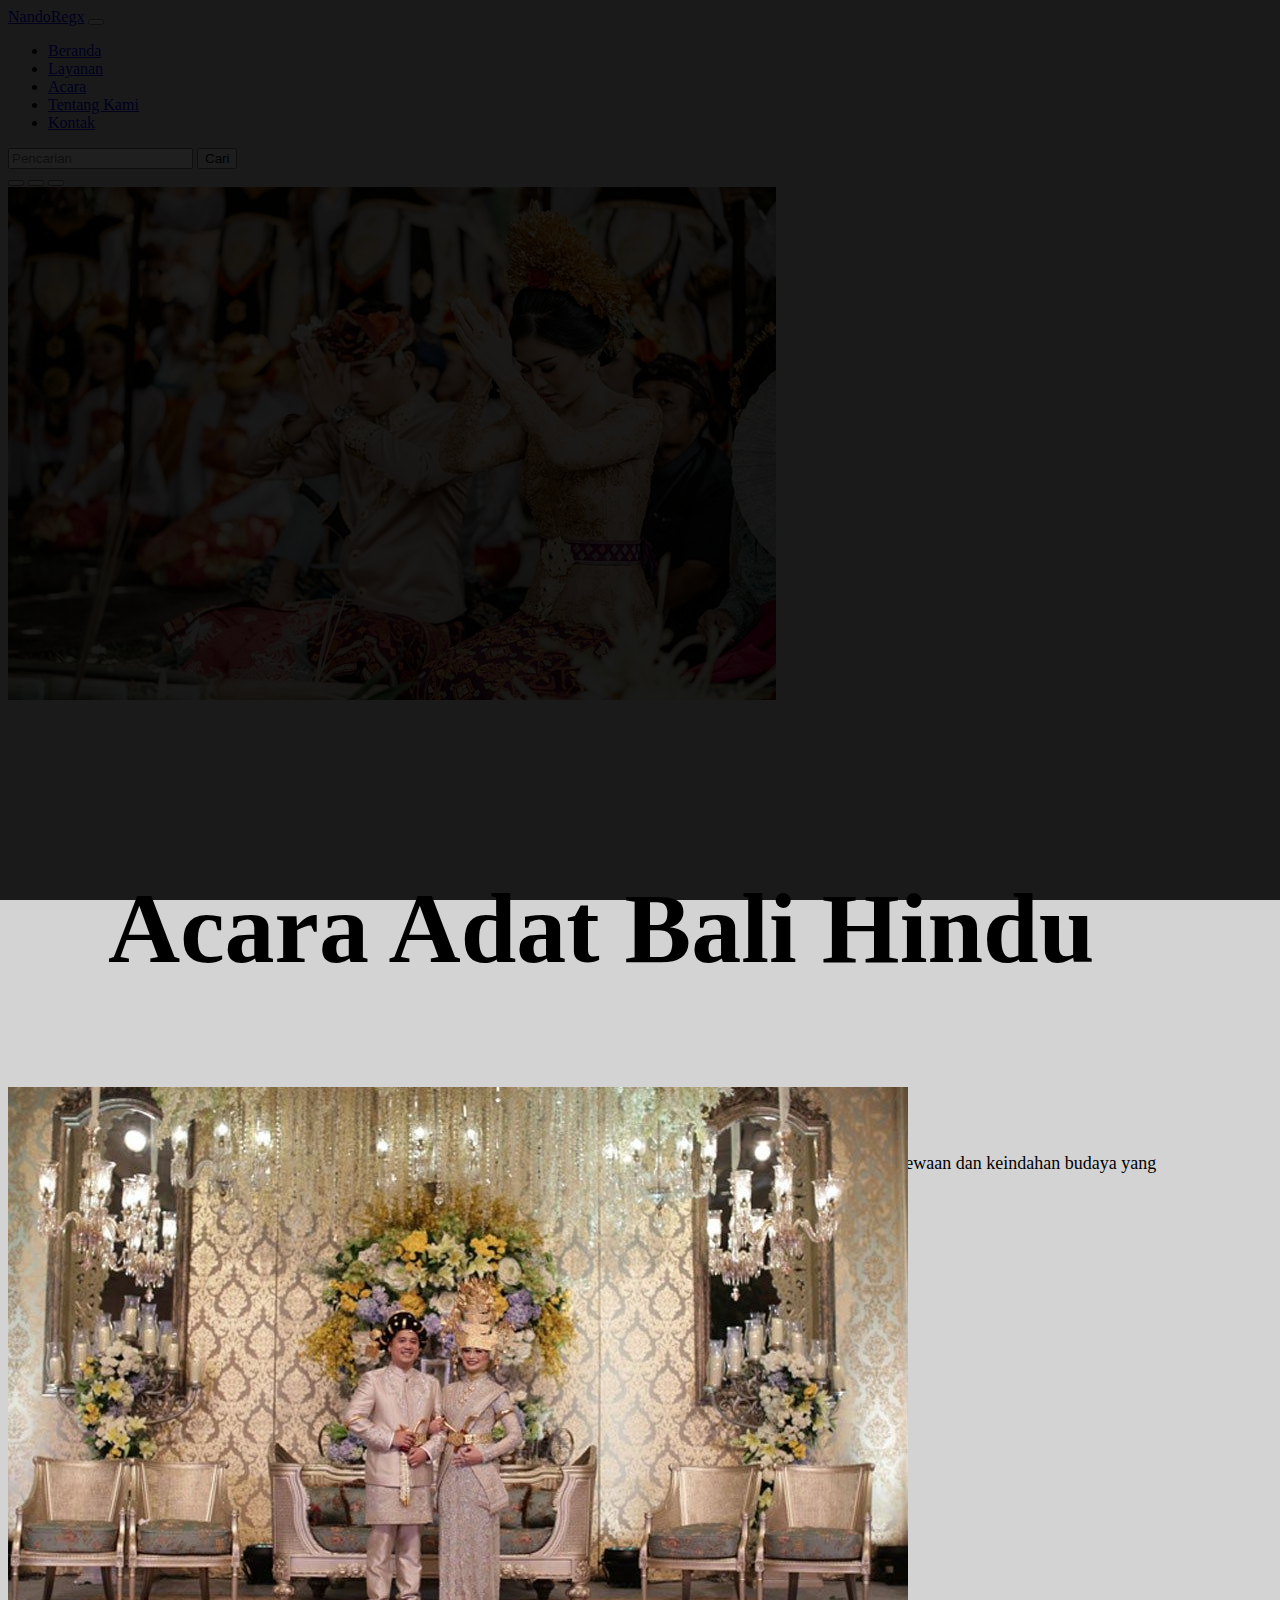
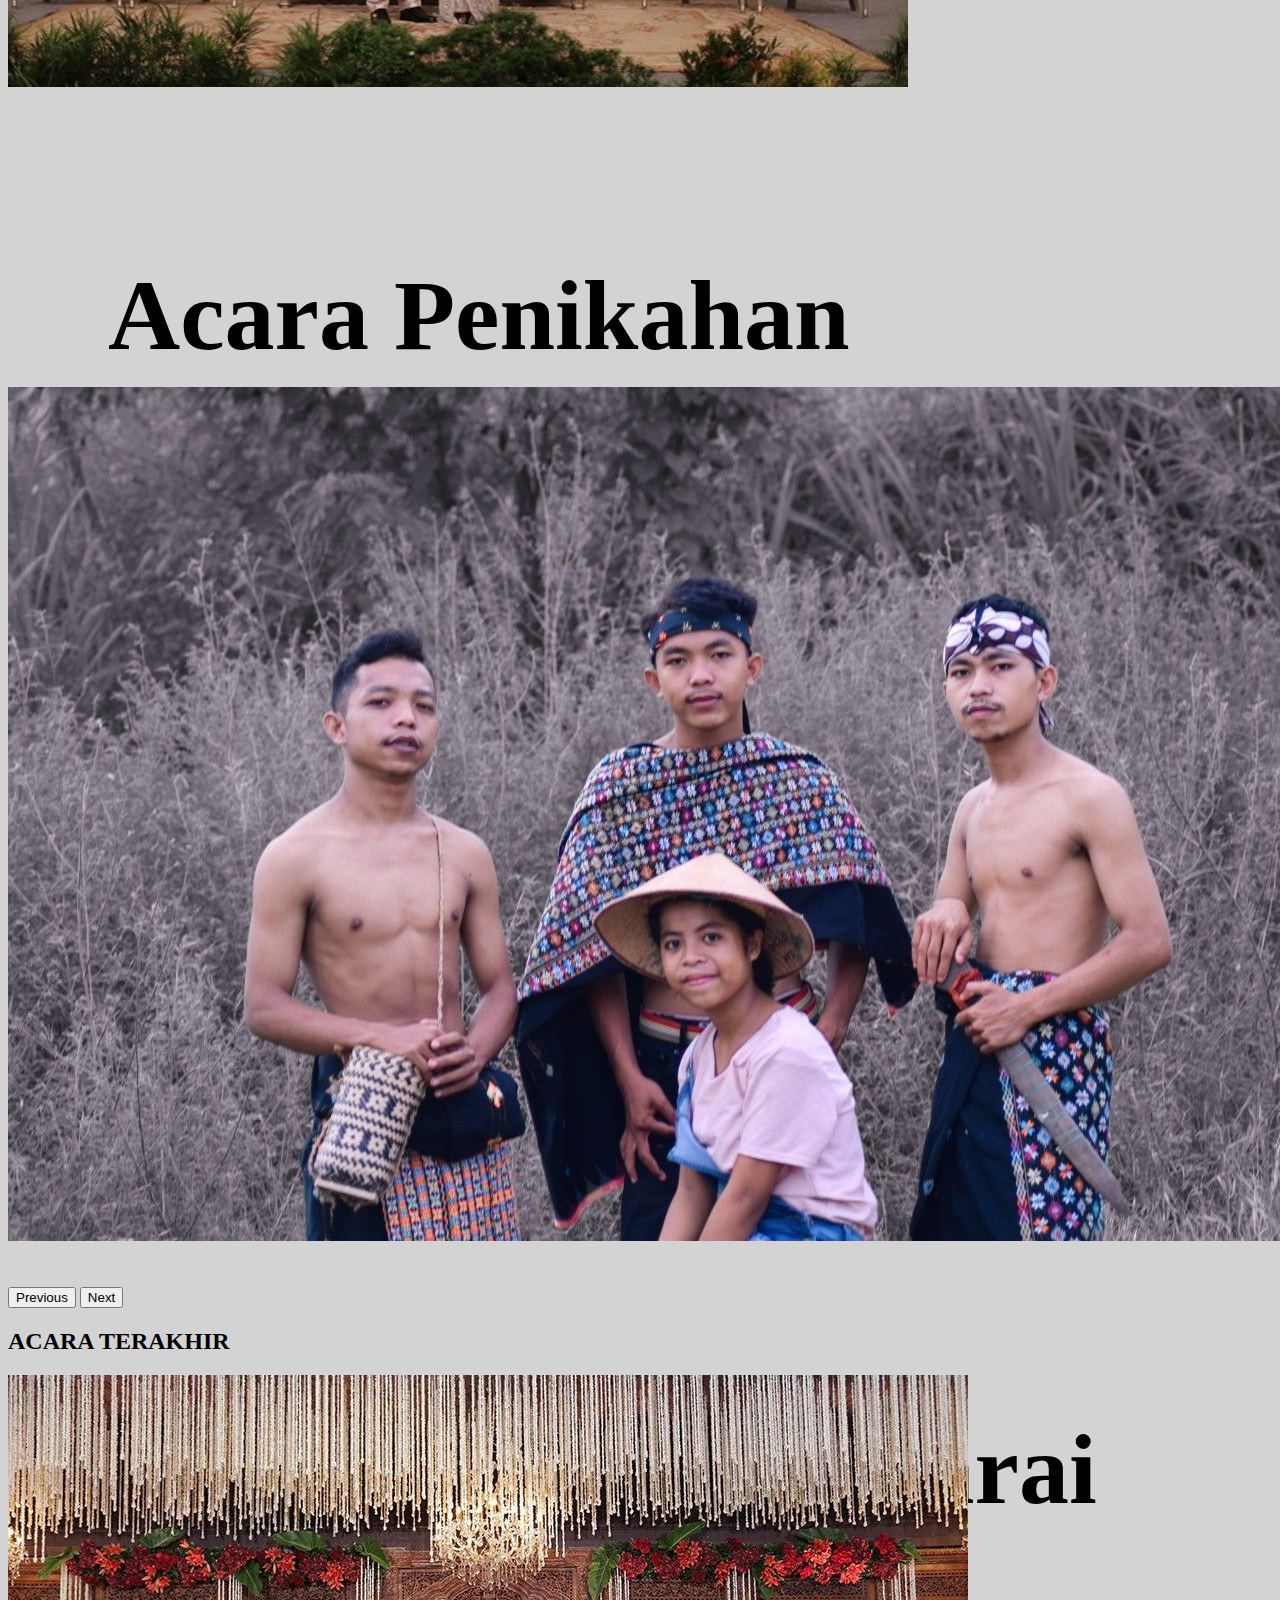
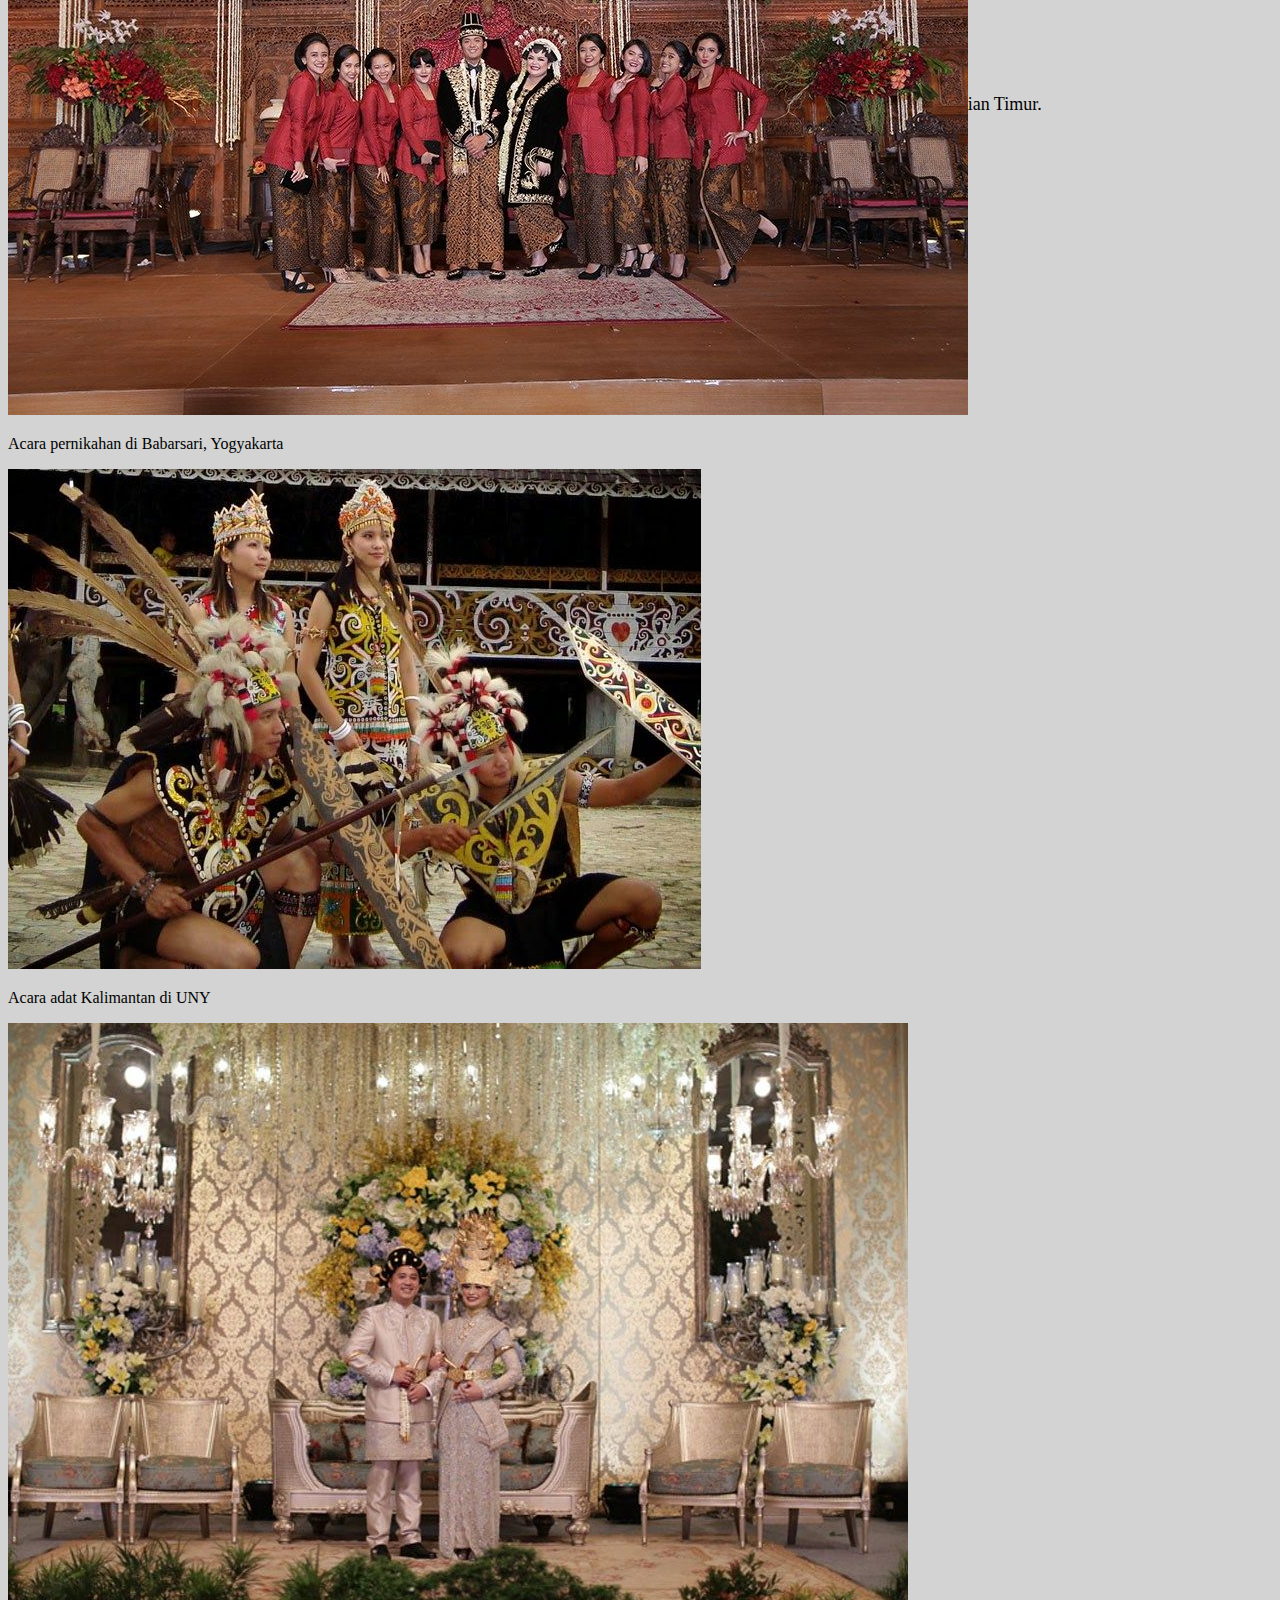
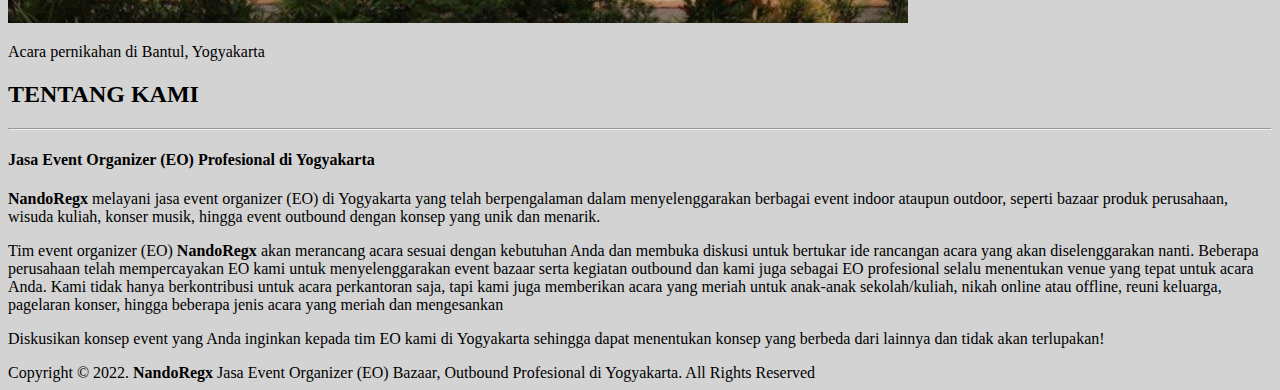
<file: index.html>
<!DOCTYPE html>
<html lang="en">
    <head>
        <meta charset="UTF-8">
        <meta http-equiv="X-UA-Compatible" content="IE=edge">
        <meta name="viewport" content="width=device-width, initial-scale=1.0">
        <title>Halaman Beranda</title>
        <link
            href="https://cdn.jsdelivr.net/npm/bootstrap@5.2.0-beta1/dist/css/bootstrap.min.css"
            rel="stylesheet"
            integrity="sha384-0evHe/X+R7YkIZDRvuzKMRqM+OrBnVFBL6DOitfPri4tjfHxaWutUpFmBp4vmVor"
            crossorigin="anonymous">
        <link rel="stylesheet" href="css/style.css">
    </head>
    <body>
        <!-- Navbar -->
        <nav class="navbar navbar-expand-lg navbar-dark bg-dark fixed-top">
            <div class="container">
                <a class="navbar-brand" href="index.html">NandoRegx</a>
                <button class="navbar-toggler" type="button"
                    data-bs-toggle="collapse"
                    data-bs-target="#navbarSupportedContent"
                    aria-controls="navbarSupportedContent" aria-expanded="false"
                    aria-label="Toggle navigation">
                    <span class="navbar-toggler-icon"></span>
                </button>
                <div class="collapse navbar-collapse"
                    id="navbarSupportedContent">
                    <ul class="navbar-nav me-auto mb-2 mb-lg-0">
                        <li class="nav-item">
                            <a class="nav-link active" aria-current="page"
                                href="index.html">Beranda</a>
                        </li>
                        <li class="nav-item">
                            <a class="nav-link" href="layanan.html">Layanan</a>
                        </li>
                        <li class="nav-item">
                            <a class="nav-link" href="acara.html">Acara</a>
                        </li>
                        <li class="nav-item">
                            <a class="nav-link" href="tentang_kami.html">Tentang Kami</a>
                        </li>
                        <li class="nav-item">
                            <a class="nav-link" href="kontak.html">Kontak</a>
                        </li>
                    </ul>
                    <form class="d-flex" role="search">
                        <input class="form-control me-2" type="search"
                            placeholder="Pencarian" aria-label="Pencarian">
                        <button class="btn btn-outline-light" type="submit">Cari</button>
                    </form>
                </div>
            </div>
        </nav>
        <!-- End Navbar -->


        <!-- Carousel -->
        <div id="carouselExampleCaptions" class="carousel slide"
            data-bs-ride="false">
            <div class="carousel-indicators">
                <button type="button" data-bs-target="#carouselExampleCaptions"
                    data-bs-slide-to="0" class="active" aria-current="true"
                    aria-label="Slide 1"></button>
                <button type="button" data-bs-target="#carouselExampleCaptions"
                    data-bs-slide-to="1" aria-label="Slide 2"></button>
                <button type="button" data-bs-target="#carouselExampleCaptions"
                    data-bs-slide-to="2" aria-label="Slide 3"></button>
            </div>
            <div class="carousel-inner">
                <div class="carousel-item active">
                    <img src="img/acara-adat-bali.jpg" class="d-block w-100"
                        alt="Acara Adat Bali Hindu">
                    <div class="carousel-caption d-none d-md-block">
                        <h5>Acara Adat Bali Hindu</h5>
                        <p>Bukan hanya keindahan alam yang dimiliki Bali, namun
                            budaya yang mereka miliki juga mengandung
                            keistimewaan dan keindahan budaya yang sangat kental</p>
                    </div>
                </div>
                <div class="carousel-item">
                    <img src="img/acara-nikah-3.jpg" class="d-block w-100"
                        alt="Acara Pernikahan">
                    <div class="carousel-caption d-none d-md-block">
                        <h5>Acara Penikahan</h5>
                        <p>Pernikahan adalah sebuah janji ilahi yang harus
                            diabadikan momennya. Kami menawarkan jasa acara,
                            dekorasi, dan lainnya.</p>
                    </div>
                </div>
                <div class="carousel-item">
                    <img src="img/acara-adat-budaya-manggari.jpg" class="d-block
                        w-100" alt="Acara Adat Budaya Manggari">
                    <div class="carousel-caption d-none d-md-block">
                        <h5>Acara Adat Manggarai</h5>
                        <p>Mengenal daerah Manggarai adalah sebuah kabupaten
                            yang ada di provinsi Nusa Tenggara Timur (NTT)
                            Indonesia bagian Timur.</p>
                    </div>
                </div>
            </div>
            <button class="carousel-control-prev" type="button"
                data-bs-target="#carouselExampleCaptions" data-bs-slide="prev">
                <span class="carousel-control-prev-icon" aria-hidden="true"></span>
                <span class="visually-hidden">Previous</span>
            </button>
            <button class="carousel-control-next" type="button"
                data-bs-target="#carouselExampleCaptions" data-bs-slide="next">
                <span class="carousel-control-next-icon" aria-hidden="true"></span>
                <span class="visually-hidden">Next</span>
            </button>
        </div>
        <!-- End Carousel -->

        <!-- Card -->
        <div>
            <h2 class="text-center mt-5">ACARA TERAKHIR</h2>
            <div class="d-flex justify-content-center">
                <div class="card me-5 mt-5 mb-5" style="width: 18rem;">
                    <img src="img/acara-nikah-1.jpg" class="card-img-top"
                        alt="...">
                    <div class="card-body">
                        <p class="card-text">Acara pernikahan di Babarsari, Yogyakarta</p>
                    </div>
                </div>
                <div class="card ms-5 me-5 mt-5 mb-5" style="width: 18rem;">
                    <img src="img/acara-adat-layanan-2.jpg" class="card-img-top"
                        alt="...">
                    <div class="card-body">
                        <p class="card-text">Acara adat Kalimantan di UNY</p>
                    </div>
                </div>
                <div class="card ms-5 mt-5 mb-5" style="width: 18rem;">
                    <img src="img/acara-nikah-3.jpg" class="card-img-top"
                        alt="...">
                    <div class="card-body">
                        <p class="card-text">Acara pernikahan di Bantul, Yogyakarta</p>
                    </div>
                </div>
            </div>
        </div>
        <!-- End Card -->

        <!-- Tentang Kami -->
        <div class="container-fluid bg-light justify-content-center pt-5 pb-5">
            <h2 class="mb-3 text-secondary text-center">TENTANG KAMI</h2>
            <hr class="mb-4">
            <div class="row ms-5 me-5">
                <div class="col">
                    <h4>Jasa Event Organizer (EO) Profesional di Yogyakarta</h4>
                    <p><strong>NandoRegx</strong> melayani jasa event
                        organizer (EO) di Yogyakarta yang telah berpengalaman dalam
                        menyelenggarakan berbagai event indoor ataupun outdoor,
                        seperti bazaar produk perusahaan, wisuda kuliah, konser
                        musik, hingga event outbound dengan konsep yang unik dan
                        menarik.</p>
                    <p>Tim event organizer (EO) <strong>NandoRegx</strong>
                        akan merancang acara sesuai dengan kebutuhan Anda dan
                        membuka diskusi untuk bertukar ide rancangan acara yang
                        akan diselenggarakan nanti. Beberapa perusahaan telah
                        mempercayakan EO kami untuk menyelenggarakan event
                        bazaar serta kegiatan outbound dan kami juga sebagai EO
                        profesional selalu menentukan venue yang tepat untuk
                        acara Anda. Kami tidak hanya berkontribusi untuk acara
                        perkantoran saja, tapi kami juga memberikan acara yang
                        meriah untuk anak-anak sekolah/kuliah, nikah online atau
                        offline, reuni keluarga, pagelaran konser, hingga
                        beberapa jenis acara yang meriah dan mengesankan</p>
                    <p>Diskusikan konsep event yang Anda inginkan kepada tim EO
                        kami di Yogyakarta sehingga dapat menentukan konsep yang
                        berbeda dari lainnya dan tidak akan terlupakan!</p>
                </div>
            </div>
        </div>
        <!-- End Tentang Kami -->

        <!-- Footer -->
        <nav class="navbar bg-dark text-light">
            <div class="container-fluid">
                <span>
                    Copyright © 2022. <strong>NandoRegx</strong> Jasa Event
                    Organizer (EO) Bazaar, Outbound Profesional di Yogyakarta. All
                    Rights Reserved
                </span>
            </div>
        </nav>
        <!-- End Footer -->

        <script
            src="https://cdn.jsdelivr.net/npm/bootstrap@5.2.0-beta1/dist/js/bootstrap.bundle.min.js"
            integrity="sha384-pprn3073KE6tl6bjs2QrFaJGz5/SUsLqktiwsUTF55Jfv3qYSDhgCecCxMW52nD2"
            crossorigin="anonymous"></script>
    </body>
</html>
</file>
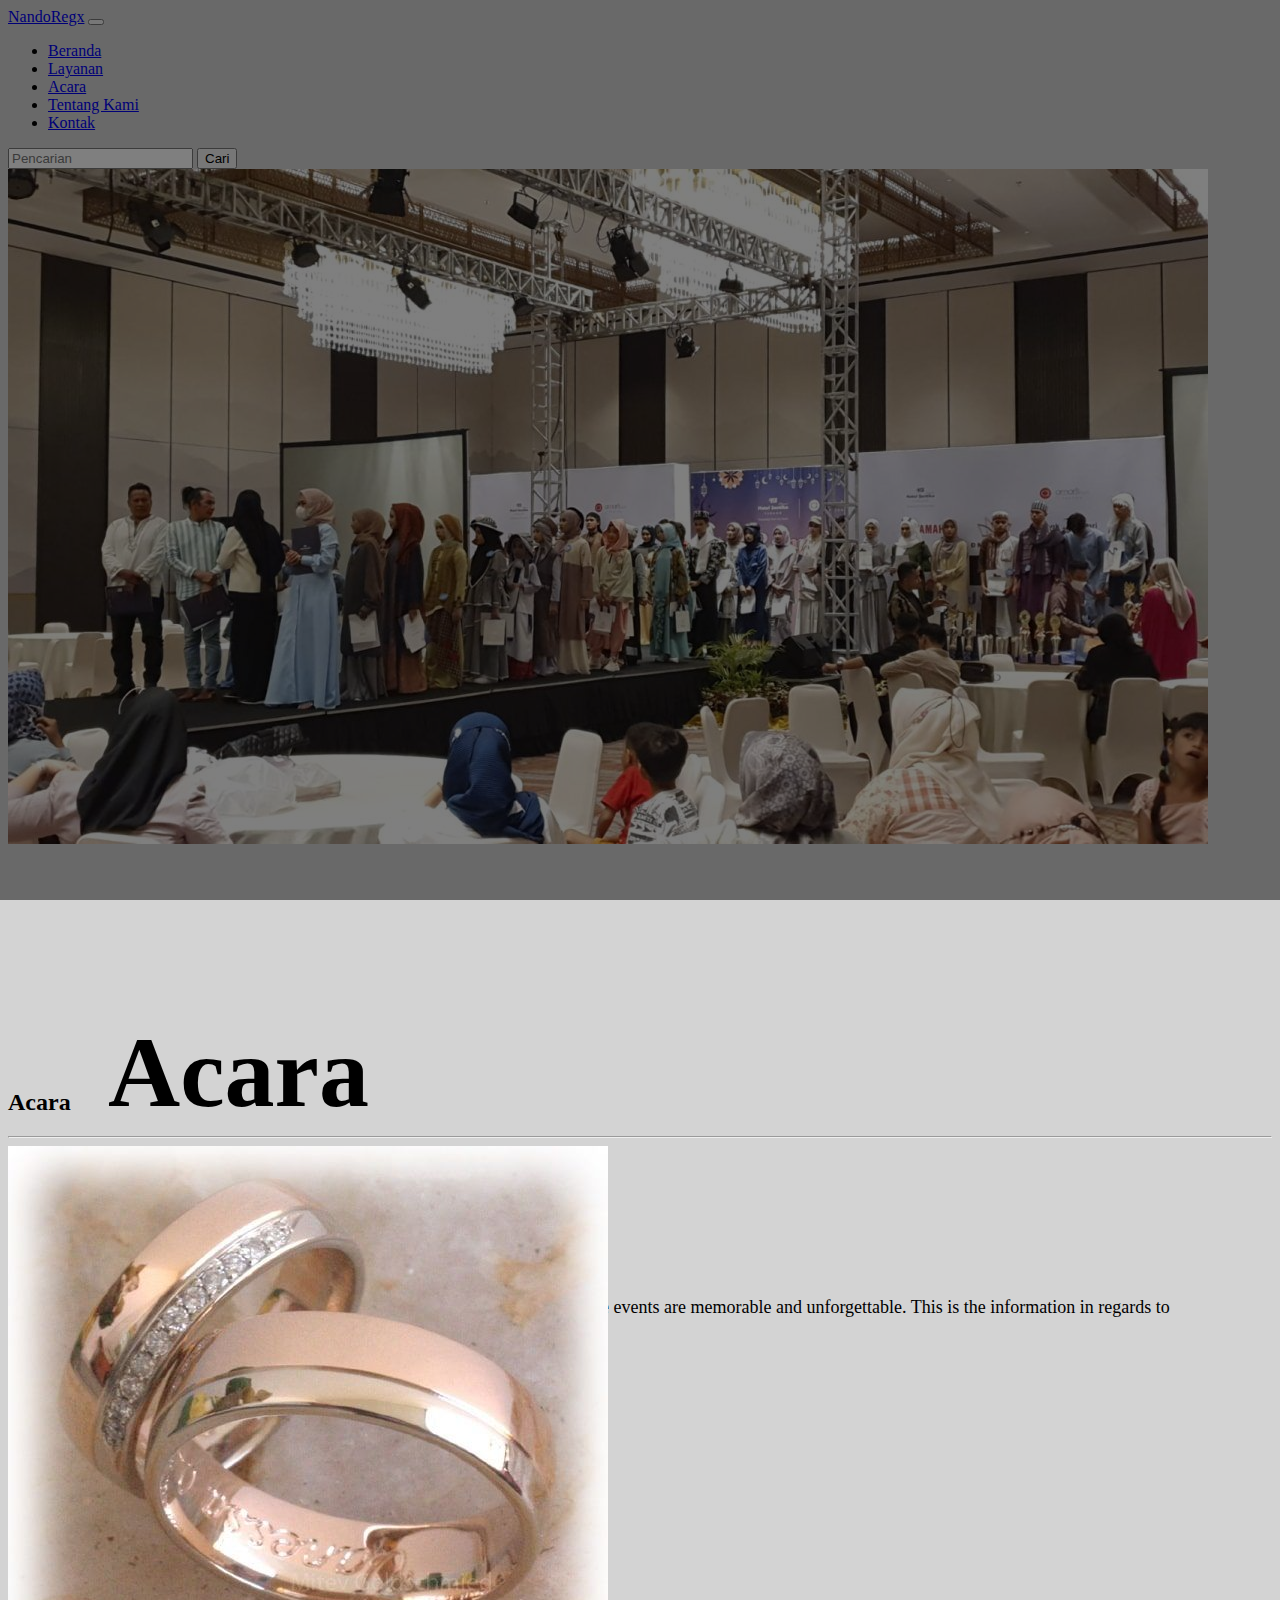
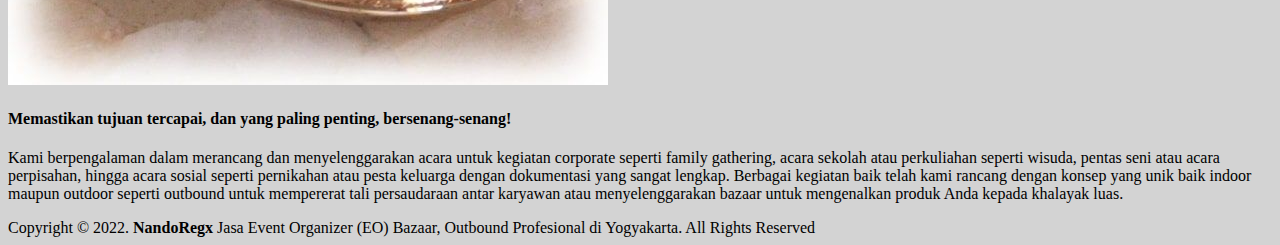
<file: acara.html>
<!DOCTYPE html>
<html lang="en">
    <head>
        <meta charset="UTF-8">
        <meta http-equiv="X-UA-Compatible" content="IE=edge">
        <meta name="viewport" content="width=device-width, initial-scale=1.0">
        <title>Halaman Acara</title>
        <link
            href="https://cdn.jsdelivr.net/npm/bootstrap@5.2.0-beta1/dist/css/bootstrap.min.css"
            rel="stylesheet"
            integrity="sha384-0evHe/X+R7YkIZDRvuzKMRqM+OrBnVFBL6DOitfPri4tjfHxaWutUpFmBp4vmVor"
            crossorigin="anonymous">
        <link rel="stylesheet" href="css/style.css">
    </head>
    <body>
        <!-- Navbar -->
        <nav class="navbar navbar-expand-lg navbar-dark bg-dark fixed-top">
            <div class="container">
                <a class="navbar-brand" href="index.html">NandoRegx</a>
                <button class="navbar-toggler" type="button"
                    data-bs-toggle="collapse"
                    data-bs-target="#navbarSupportedContent"
                    aria-controls="navbarSupportedContent" aria-expanded="false"
                    aria-label="Toggle navigation">
                    <span class="navbar-toggler-icon"></span>
                </button>
                <div class="collapse navbar-collapse"
                    id="navbarSupportedContent">
                    <ul class="navbar-nav me-auto mb-2 mb-lg-0">
                        <li class="nav-item">
                            <a class="nav-link" aria-current="page"
                                href="index.html">Beranda</a>
                        </li>
                        <li class="nav-item">
                            <a class="nav-link" href="layanan.html">Layanan</a>
                        </li>
                        <li class="nav-item">
                            <a class="nav-link active" href="acara.html">Acara</a>
                        </li>
                        <li class="nav-item">
                            <a class="nav-link" href="tentang_kami.html">Tentang
                                Kami</a>
                        </li>
                        <li class="nav-item">
                            <a class="nav-link" href="kontak.html">Kontak</a>
                        </li>
                    </ul>
                    <form class="d-flex" role="search">
                        <input class="form-control me-2" type="search"
                            placeholder="Pencarian" aria-label="Pencarian">
                        <button class="btn btn-outline-light" type="submit">Cari</button>
                    </form>
                </div>
            </div>
        </nav>
        <!-- End Navbar -->

        <!-- Carousel -->
        <div id="carouselExampleCaptions" class="carousel slide"
            data-bs-ride="false">
            <div class="carousel-inner">
                <div class="carousel-item active">
                    <img src="img/carousel-acara.jpg" class="d-block w-100"
                        alt="Acara">
                    <div class="carousel-caption d-none d-md-block">
                        <h5>Acara</h5>
                        <p>We are experienced in designing and organizing events
                            to make those events are memorable and
                            unforgettable. This is the information in regards to
                            event organizing in online or offline situation.
                            Let's have a look!</p>
                    </div>
                </div>
            </div>
        </div>
        <!-- End Carousel -->

        <!-- Acara -->
        <div class="container justify-content-center pt-5 pb-5">
            <div class="row mb-4">
                <h2 class="text-center fw-bold">Acara</h2>
            </div>
            <hr>
            <div class="row">
                <div class="col text-center">
                    <img src="img/acara-1.jpg" alt="">
                </div>
                <div class="col">
                    <h4>Memastikan tujuan tercapai, dan yang paling penting,
                        bersenang-senang!</h4>
                    <p>Kami berpengalaman dalam merancang dan menyelenggarakan
                        acara untuk kegiatan corporate seperti family gathering,
                        acara sekolah atau perkuliahan seperti wisuda, pentas
                        seni atau acara perpisahan, hingga acara sosial seperti
                        pernikahan atau pesta keluarga dengan dokumentasi yang
                        sangat lengkap. Berbagai kegiatan baik telah kami
                        rancang dengan konsep yang unik baik indoor maupun
                        outdoor seperti outbound untuk mempererat tali
                        persaudaraan antar karyawan atau menyelenggarakan bazaar
                        untuk mengenalkan produk Anda kepada khalayak luas.</p>
                </div>
            </div>
        </div>
        <!-- End Acara -->

        <!-- Footer -->
        <nav class="navbar bg-dark text-light">
            <div class="container-fluid">
                <span>
                    Copyright © 2022. <strong>NandoRegx</strong> Jasa Event
                    Organizer (EO) Bazaar, Outbound Profesional di Yogyakarta. All
                    Rights Reserved
                </span>
            </div>
        </nav>
        <!-- End Footer -->

        <script
            src="https://cdn.jsdelivr.net/npm/bootstrap@5.2.0-beta1/dist/js/bootstrap.bundle.min.js"
            integrity="sha384-pprn3073KE6tl6bjs2QrFaJGz5/SUsLqktiwsUTF55Jfv3qYSDhgCecCxMW52nD2"
            crossorigin="anonymous"></script>
    </body>
</html>
</file>
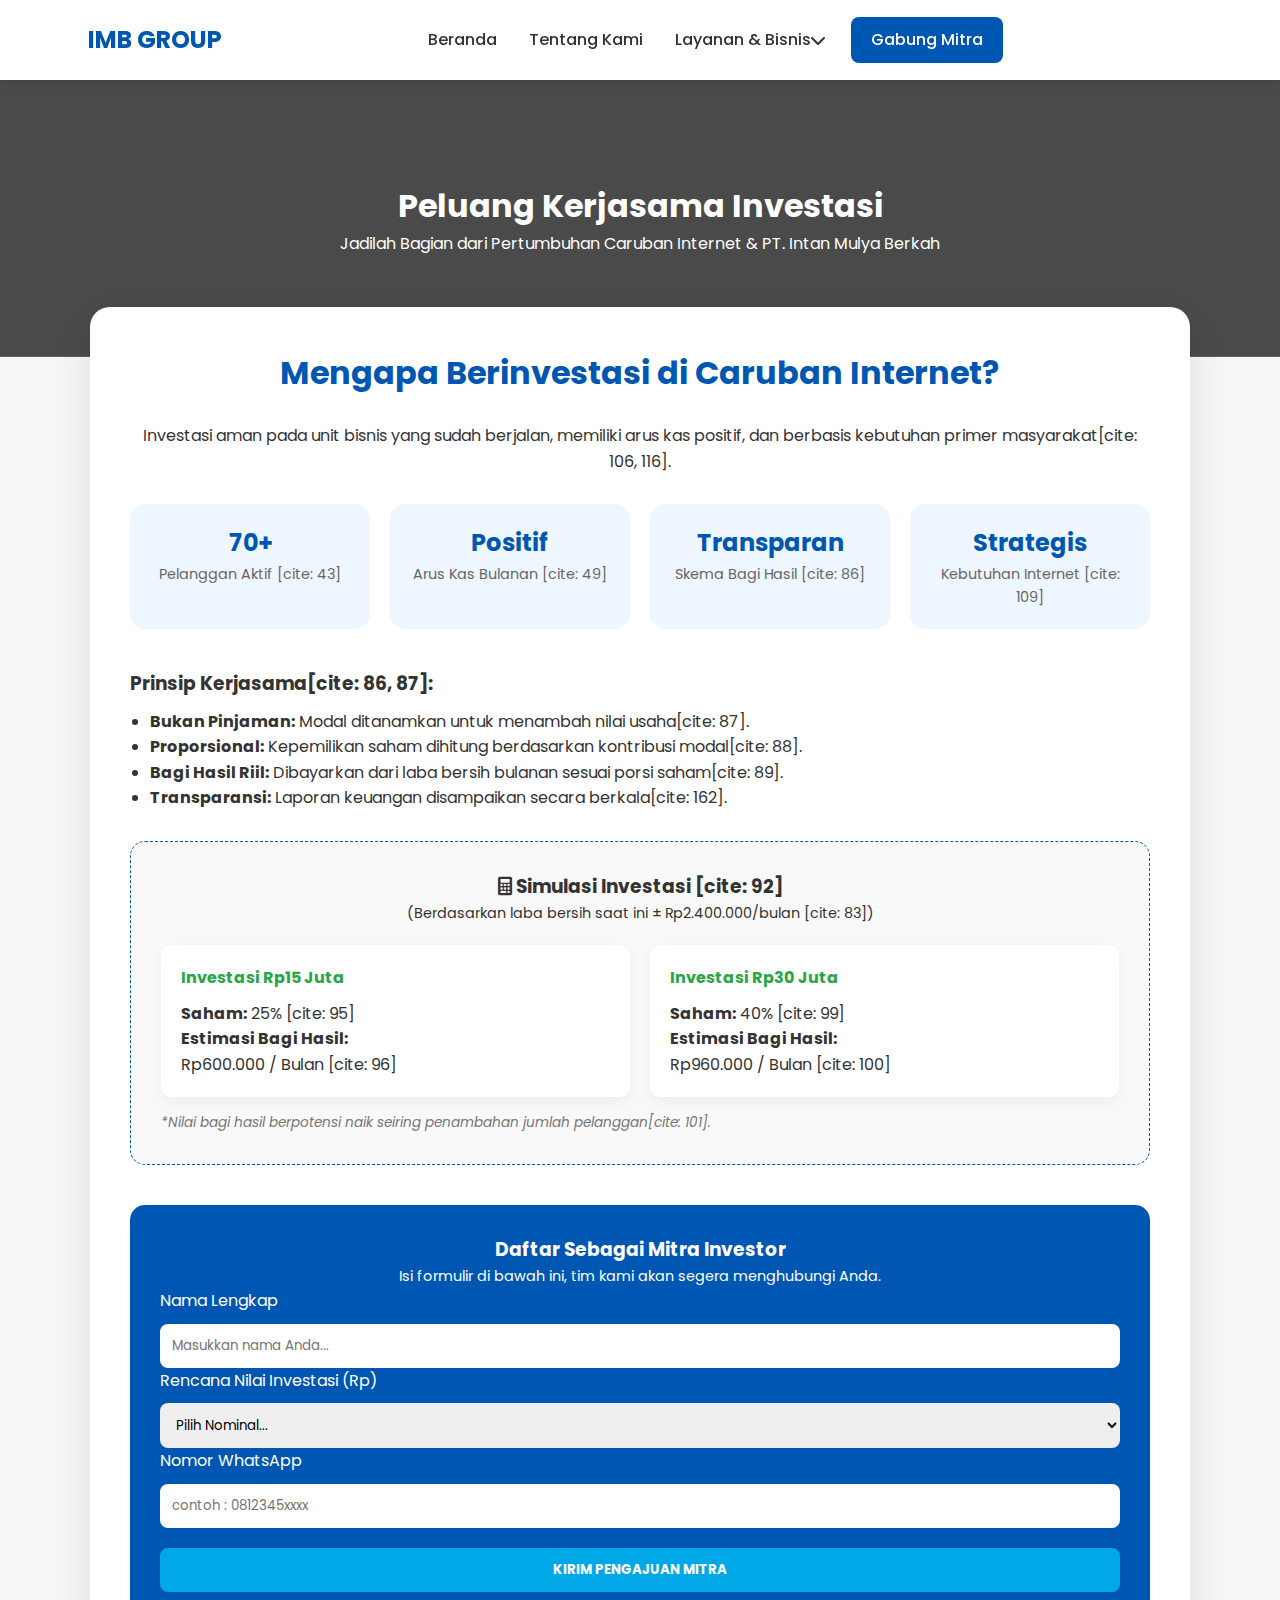
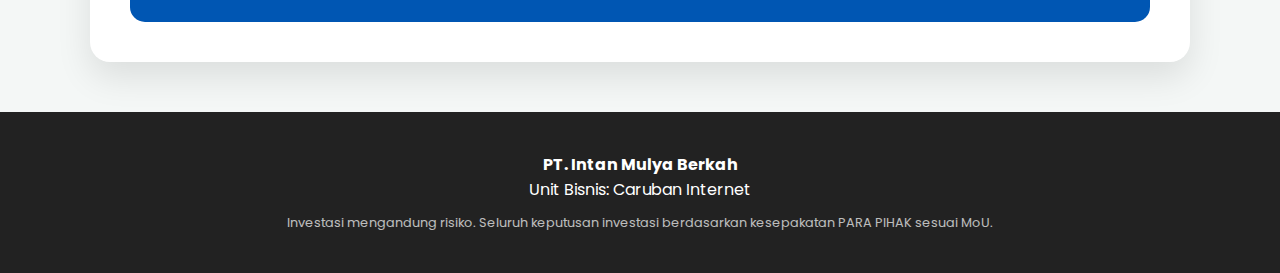
<file: gabung_mitra.html>
<!DOCTYPE html>
<html lang="id">
<head>
    <meta charset="UTF-8">
    <meta name="viewport" content="width=device-width, initial-scale=1.0">
    <title>Peluang Investasi - Caruban Internet</title>
    <link href="https://fonts.googleapis.com/css2?family=Poppins:wght@300;400;600;700&display=swap" rel="stylesheet">
    <link rel="stylesheet" href="https://cdnjs.cloudflare.com/ajax/libs/font-awesome/6.0.0/css/all.min.css">
    <link rel="stylesheet" href="css/gabung_mitra.css">
</head>
<body>

    <div id="navbar"></div>

    <header class="hero-invest">
        <h1>Peluang Kerjasama Investasi</h1>
        <p>Jadilah Bagian dari Pertumbuhan Caruban Internet & PT. Intan Mulya Berkah</p>
    </header>

    <div class="container">
        <section class="invest-card">
            <h2 class="section-title">Mengapa Berinvestasi di Caruban Internet?</h2>
            <p style="text-align: center; margin-bottom: 30px;">Investasi aman pada unit bisnis yang sudah berjalan, memiliki arus kas positif, dan berbasis kebutuhan primer masyarakat[cite: 106, 116].</p>
            
            <div class="stats-grid">
                <div class="stat-item">
                    <h3>70+</h3>
                    <p>Pelanggan Aktif [cite: 43]</p>
                </div>
                <div class="stat-item">
                    <h3>Positif</h3>
                    <p>Arus Kas Bulanan [cite: 49]</p>
                </div>
                <div class="stat-item">
                    <h3>Transparan</h3>
                    <p>Skema Bagi Hasil [cite: 86]</p>
                </div>
                <div class="stat-item">
                    <h3>Strategis</h3>
                    <p>Kebutuhan Internet [cite: 109]</p>
                </div>
            </div>

            <div style="margin-bottom: 30px;">
                <h3>Prinsip Kerjasama[cite: 86, 87]:</h3>
                <ul style="margin-left: 20px; margin-top: 10px;">
                    <li><strong>Bukan Pinjaman:</strong> Modal ditanamkan untuk menambah nilai usaha[cite: 87].</li>
                    <li><strong>Proporsional:</strong> Kepemilikan saham dihitung berdasarkan kontribusi modal[cite: 88].</li>
                    <li><strong>Bagi Hasil Riil:</strong> Dibayarkan dari laba bersih bulanan sesuai porsi saham[cite: 89].</li>
                    <li><strong>Transparansi:</strong> Laporan keuangan disampaikan secara berkala[cite: 162].</li>
                </ul>
            </div>

            <div class="simulation-box">
                <h3 style="text-align: center;"><i class="fas fa-calculator"></i> Simulasi Investasi [cite: 92]</h3>
                <p style="text-align: center; font-size: 0.9rem;">(Berdasarkan laba bersih saat ini ± Rp2.400.000/bulan [cite: 83])</p>
                
                <div class="sim-grid">
                    <div class="sim-card">
                        <h4>Investasi Rp15 Juta</h4>
                        <p><strong>Saham:</strong> 25% [cite: 95]</p>
                        <p><strong>Estimasi Bagi Hasil:</strong><br> Rp600.000 / Bulan [cite: 96]</p>
                    </div>
                    <div class="sim-card">
                        <h4>Investasi Rp30 Juta</h4>
                        <p><strong>Saham:</strong> 40% [cite: 99]</p>
                        <p><strong>Estimasi Bagi Hasil:</strong><br> Rp960.000 / Bulan [cite: 100]</p>
                    </div>
                </div>
                <p style="margin-top: 15px; font-size: 0.85rem; color: #777; font-style: italic;">
                    *Nilai bagi hasil berpotensi naik seiring penambahan jumlah pelanggan[cite: 101].
                </p>
            </div>

            <div class="join-form">
                <h3 style="text-align: center;">Daftar Sebagai Mitra Investor</h3>
                <p style="text-align: center; font-size: 0.9rem;">Isi formulir di bawah ini, tim kami akan segera menghubungi Anda.</p>
                
                <form action="https://formspree.io/f/shidiqhasanudin6@gmail.com" method="POST">
                    <input type="hidden" name="_next" value="https://shasanudin.github.io/Intan_Mulya_Berkah/terima_kasih.html">
                    <label>Nama Lengkap</label>
                    <input type="text" name="Nama_Lengkap" placeholder="Masukkan nama Anda..." required>
                    
                    <label>Rencana Nilai Investasi (Rp)</label>
                    <select name="Rencana_Investasi" required>
                        <option value="">Pilih Nominal...</option>
                        <option value="15jt">Rp 15.000.000 (Saham 25%)</option>
                        <option value="30jt">Rp 30.000.000 (Saham 40%)</option>
                        <option value="custom">Nominal Lainnya</option>
                    </select>
                    
                    <label>Nomor WhatsApp</label>
                    <input type="tel" name="Nomor_WhatsApp" placeholder="contoh : 0812345xxxx" required>
                
                    <input type="hidden" name="_subject" value="Pengajuan Mitra Investor Baru - Caruban Internet">
                    
                    <button type="submit">KIRIM PENGAJUAN MITRA</button>
                </form>
            </div>
        </section>
    </div>

    <footer>
        <p><strong>PT. Intan Mulya Berkah</strong></p>
        <p>Unit Bisnis: Caruban Internet</p>
        <p style="margin-top: 10px; font-size: 0.8rem; opacity: 0.7;">
            Investasi mengandung risiko. Seluruh keputusan investasi berdasarkan kesepakatan PARA PIHAK sesuai MoU.
        </p>
    </footer>
<script>fetch('navbar.html').then(r => r.text()).then(html => { document.getElementById('navbar').innerHTML = html; }).catch(() => {});</script>
</body>
</html>
</file>
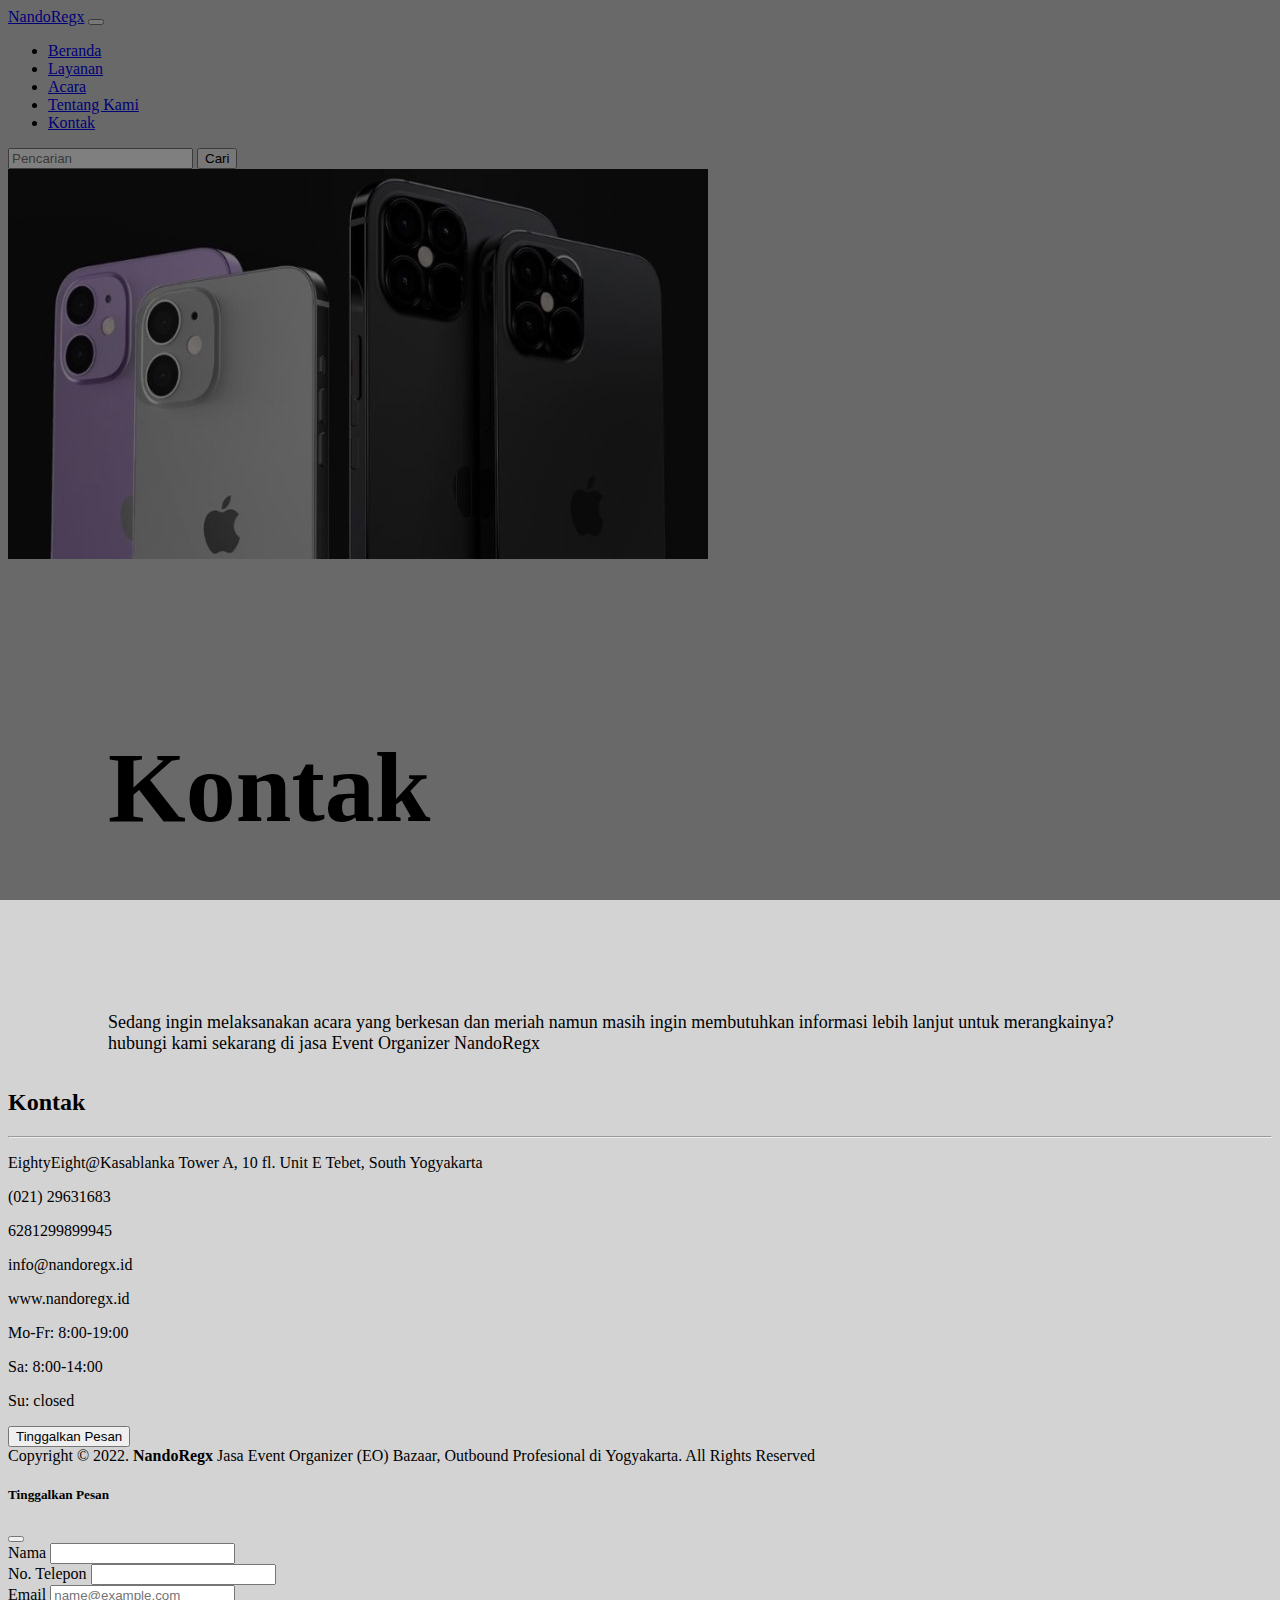
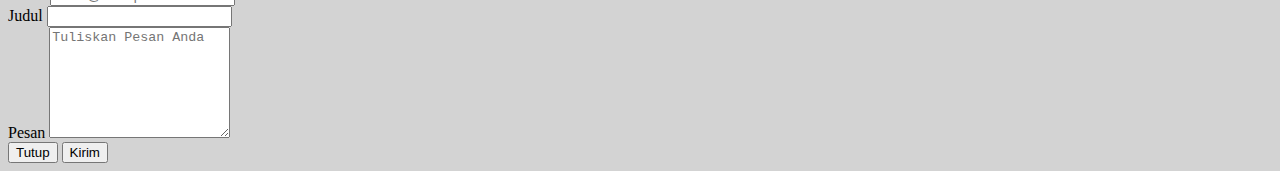
<file: kontak.html>
<!DOCTYPE html>
<html lang="en">
    <head>
        <meta charset="UTF-8">
        <meta http-equiv="X-UA-Compatible" content="IE=edge">
        <meta name="viewport" content="width=device-width, initial-scale=1.0">
        <title>Halaman Kontak</title>
        <link
            href="https://cdn.jsdelivr.net/npm/bootstrap@5.2.0-beta1/dist/css/bootstrap.min.css"
            rel="stylesheet"
            integrity="sha384-0evHe/X+R7YkIZDRvuzKMRqM+OrBnVFBL6DOitfPri4tjfHxaWutUpFmBp4vmVor"
            crossorigin="anonymous">
        <link rel="stylesheet" href="css/style.css">
    </head>
    <body>
        <!-- Navbar -->
        <nav class="navbar navbar-expand-lg navbar-dark bg-dark fixed-top">
            <div class="container">
                <a class="navbar-brand" href="index.html">NandoRegx</a>
                <button class="navbar-toggler" type="button"
                    data-bs-toggle="collapse"
                    data-bs-target="#navbarSupportedContent"
                    aria-controls="navbarSupportedContent" aria-expanded="false"
                    aria-label="Toggle navigation">
                    <span class="navbar-toggler-icon"></span>
                </button>
                <div class="collapse navbar-collapse"
                    id="navbarSupportedContent">
                    <ul class="navbar-nav me-auto mb-2 mb-lg-0">
                        <li class="nav-item">
                            <a class="nav-link" aria-current="page"
                                href="index.html">Beranda</a>
                        </li>
                        <li class="nav-item">
                            <a class="nav-link" href="layanan.html">Layanan</a>
                        </li>
                        <li class="nav-item">
                            <a class="nav-link" href="acara.html">Acara</a>
                        </li>
                        <li class="nav-item">
                            <a class="nav-link" href="tentang_kami.html">Tentang
                                Kami</a>
                        </li>
                        <li class="nav-item">
                            <a class="nav-link active" href="kontak.html">Kontak</a>
                        </li>
                    </ul>
                    <form class="d-flex" role="search">
                        <input class="form-control me-2" type="search"
                            placeholder="Pencarian" aria-label="Pencarian">
                        <button class="btn btn-outline-light" type="submit">Cari</button>
                    </form>
                </div>
            </div>
        </nav>
        <!-- End Navbar -->

        <!-- Carousel -->
        <div id="carouselExampleCaptions" class="carousel slide"
            data-bs-ride="false">
            <div class="carousel-inner">
                <div class="carousel-item active">
                    <img src="img/carousel-kontak.jpg" class="d-block
                        w-100"
                        alt="Kontak">
                    <div class="carousel-caption d-none d-md-block">
                        <h5>Kontak</h5>
                        <p>Sedang ingin melaksanakan acara yang berkesan dan
                            meriah namun masih ingin membutuhkan informasi lebih
                            lanjut untuk merangkainya? hubungi kami sekarang di
                            jasa Event Organizer NandoRegx</p>
                    </div>
                </div>
            </div>
        </div>
        <!-- End Carousel -->

        <!-- Kontak -->
        <div class="container justify-content-center pt-5 pb-5">
            <div class="row mb-4">
                <h2 class="text-center fw-bold">Kontak</h2>
            </div>
            <hr>
            <div class="row">
                <div class="col-4 justify-content-center">
                    <p>EightyEight@Kasablanka Tower A, 10 fl. Unit E Tebet,
                        South Yogyakarta</p>
                </div>
                <div class="col-4 text-center">
                    <p>(021) 29631683</p>
                    <p>6281299899945</p>
                    <p>info@nandoregx.id</p>
                    <p>www.nandoregx.id</p>
                </div>
                <div class="col-4 text-center">
                    <p>Mo-Fr: 8:00-19:00</p>
                    <p>Sa: 8:00-14:00</p>
                    <p>Su: closed</p>
                </div>
            </div>
            <div class="row">
                <button type="button" class="btn btn-primary tombolTambahData"
                    data-bs-toggle="modal" data-bs-target="#formModal">
                    Tinggalkan Pesan
                </button>
            </div>
        </div>
        <!-- End Kontak -->

        <!-- Footer -->
        <nav class="navbar bg-dark text-light">
            <div class="container-fluid">
                <span>
                    Copyright © 2022. <strong>NandoRegx</strong> Jasa Event
                    Organizer (EO) Bazaar, Outbound Profesional di Yogyakarta.
                    All
                    Rights Reserved
                </span>
            </div>
        </nav>
        <!-- End Footer -->


        <!-- Modal Box -->
        <div class="modal fade" id="formModal" tabindex="-1"
            aria-labelledby="formModal" aria-hidden="true">
            <div class="modal-dialog">
                <div class="modal-content">
                    <div class="modal-header">
                        <h5 class="modal-title" id="formModalLabel">Tinggalkan Pesan</h5>
                        <button type="button" class="btn-close"
                            data-bs-dismiss="modal" aria-label="Close"></button>
                    </div>
                    <div class="modal-body">

                        <form action="">
                            <div class="mb-3">
                                <label for="nama" class="form-label">Nama</label>
                                <input type="text" class="form-control"
                                    id="nama" name="nama" required>
                            </div>

                            <div class="mb-3">
                                <label for="nomorTelepon" class="form-label">No.
                                    Telepon</label>
                                <input type="tel" class="form-control"
                                    id="nomorTelepon" name="nomorTelepon"
                                    required>
                            </div>

                            <div class="mb-3">
                                <label for="email" class="form-label">Email</label>
                                <input type="email" class="form-control"
                                    id="email" name="email"
                                    placeholder="name@example.com" required>
                            </div>

                            <div class="mb-3">
                                <label for="judul" class="form-label">Judul</label>
                                <input type="text" class="form-control"
                                    id="judul" name="judul" required>
                            </div>

                            <div class="mb-3">
                                <label for="pesan" class="form-label">Pesan</label>
                                    <textarea class="form-control" name="pesan" id="pesan" rows="7"
                                        placeholder="Tuliskan Pesan Anda" required></textarea>
                                
                            </div>

                        </div>
                        <div class="modal-footer">
                            <button type="button" class="btn btn-secondary"
                                data-bs-dismiss="modal">Tutup</button>
                            <button type="submit" class="btn btn-primary">Kirim</button>
                        </form>
                    </div>
                </div>
            </div>
        </div>
        <!-- End Modal Box -->


        <script
            src="https://cdn.jsdelivr.net/npm/bootstrap@5.2.0-beta1/dist/js/bootstrap.bundle.min.js"
            integrity="sha384-pprn3073KE6tl6bjs2QrFaJGz5/SUsLqktiwsUTF55Jfv3qYSDhgCecCxMW52nD2"
            crossorigin="anonymous"></script>
    </body>
</html>
</file>
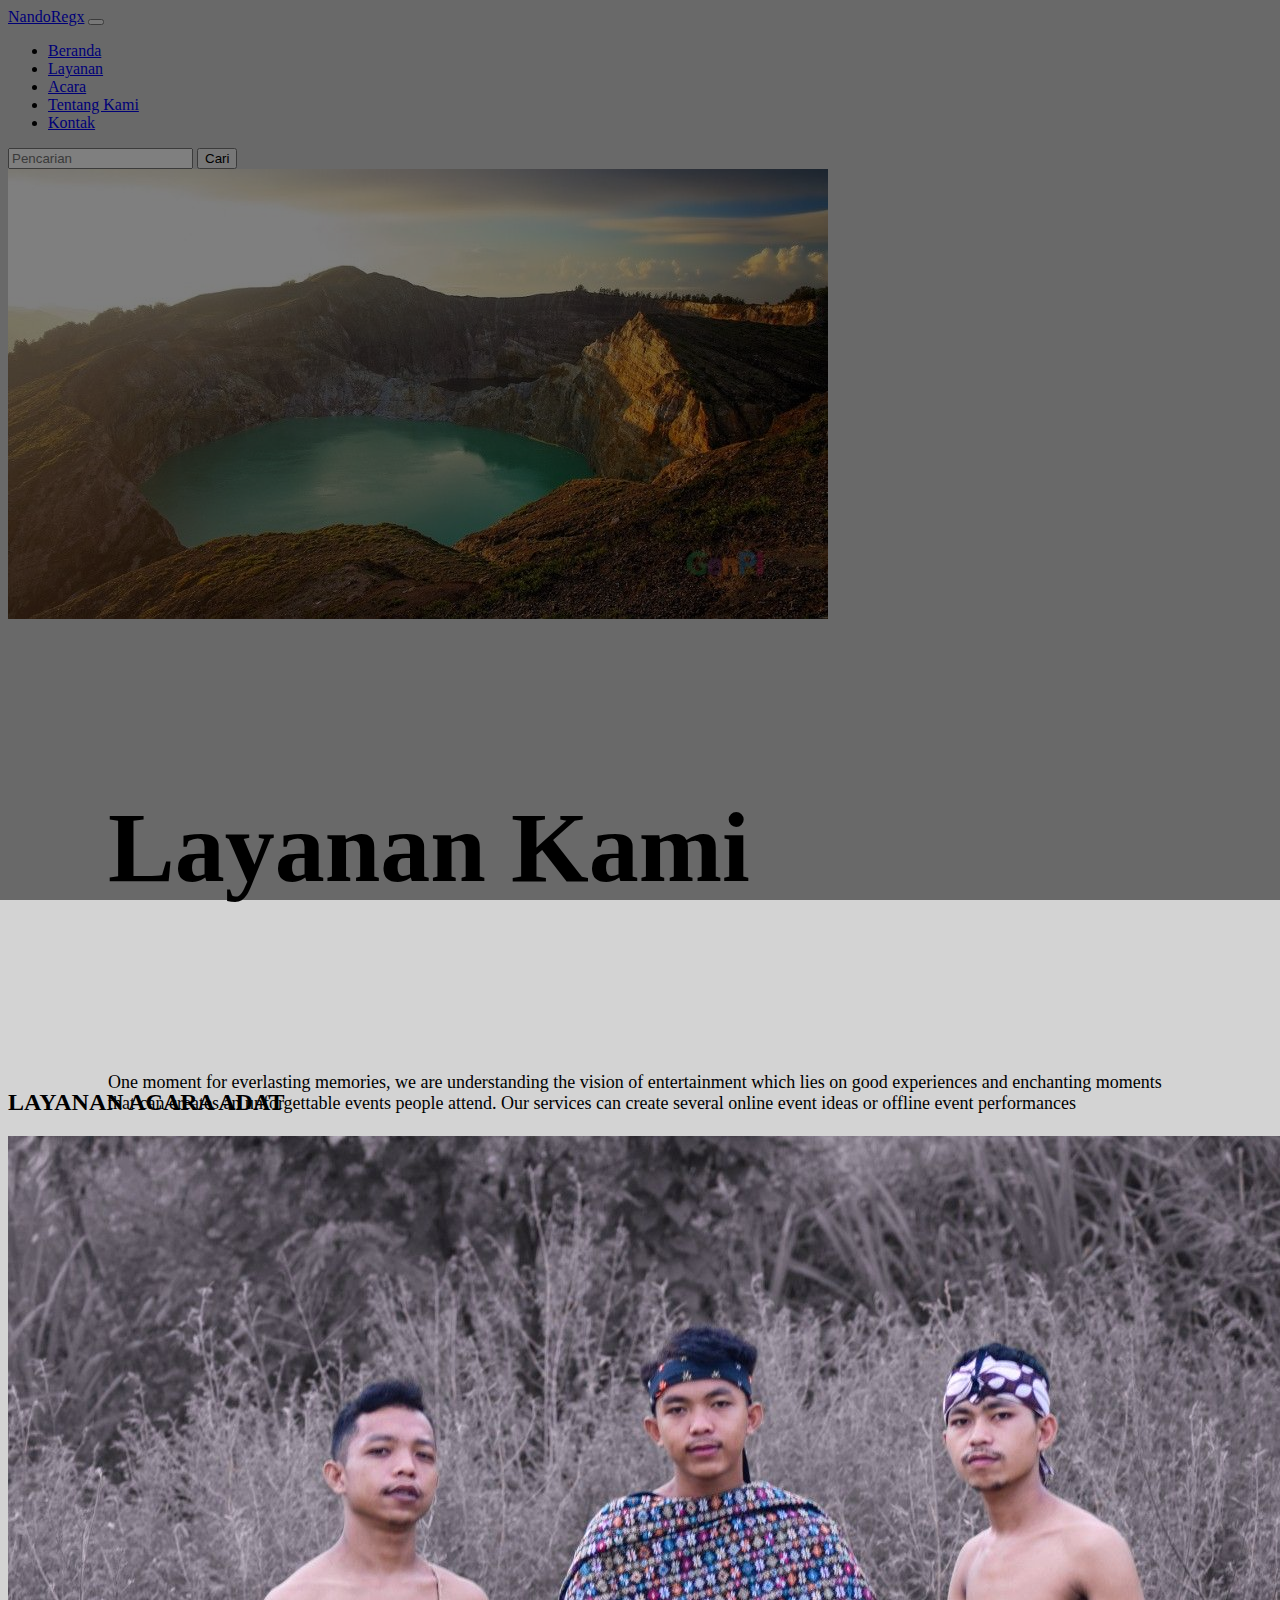
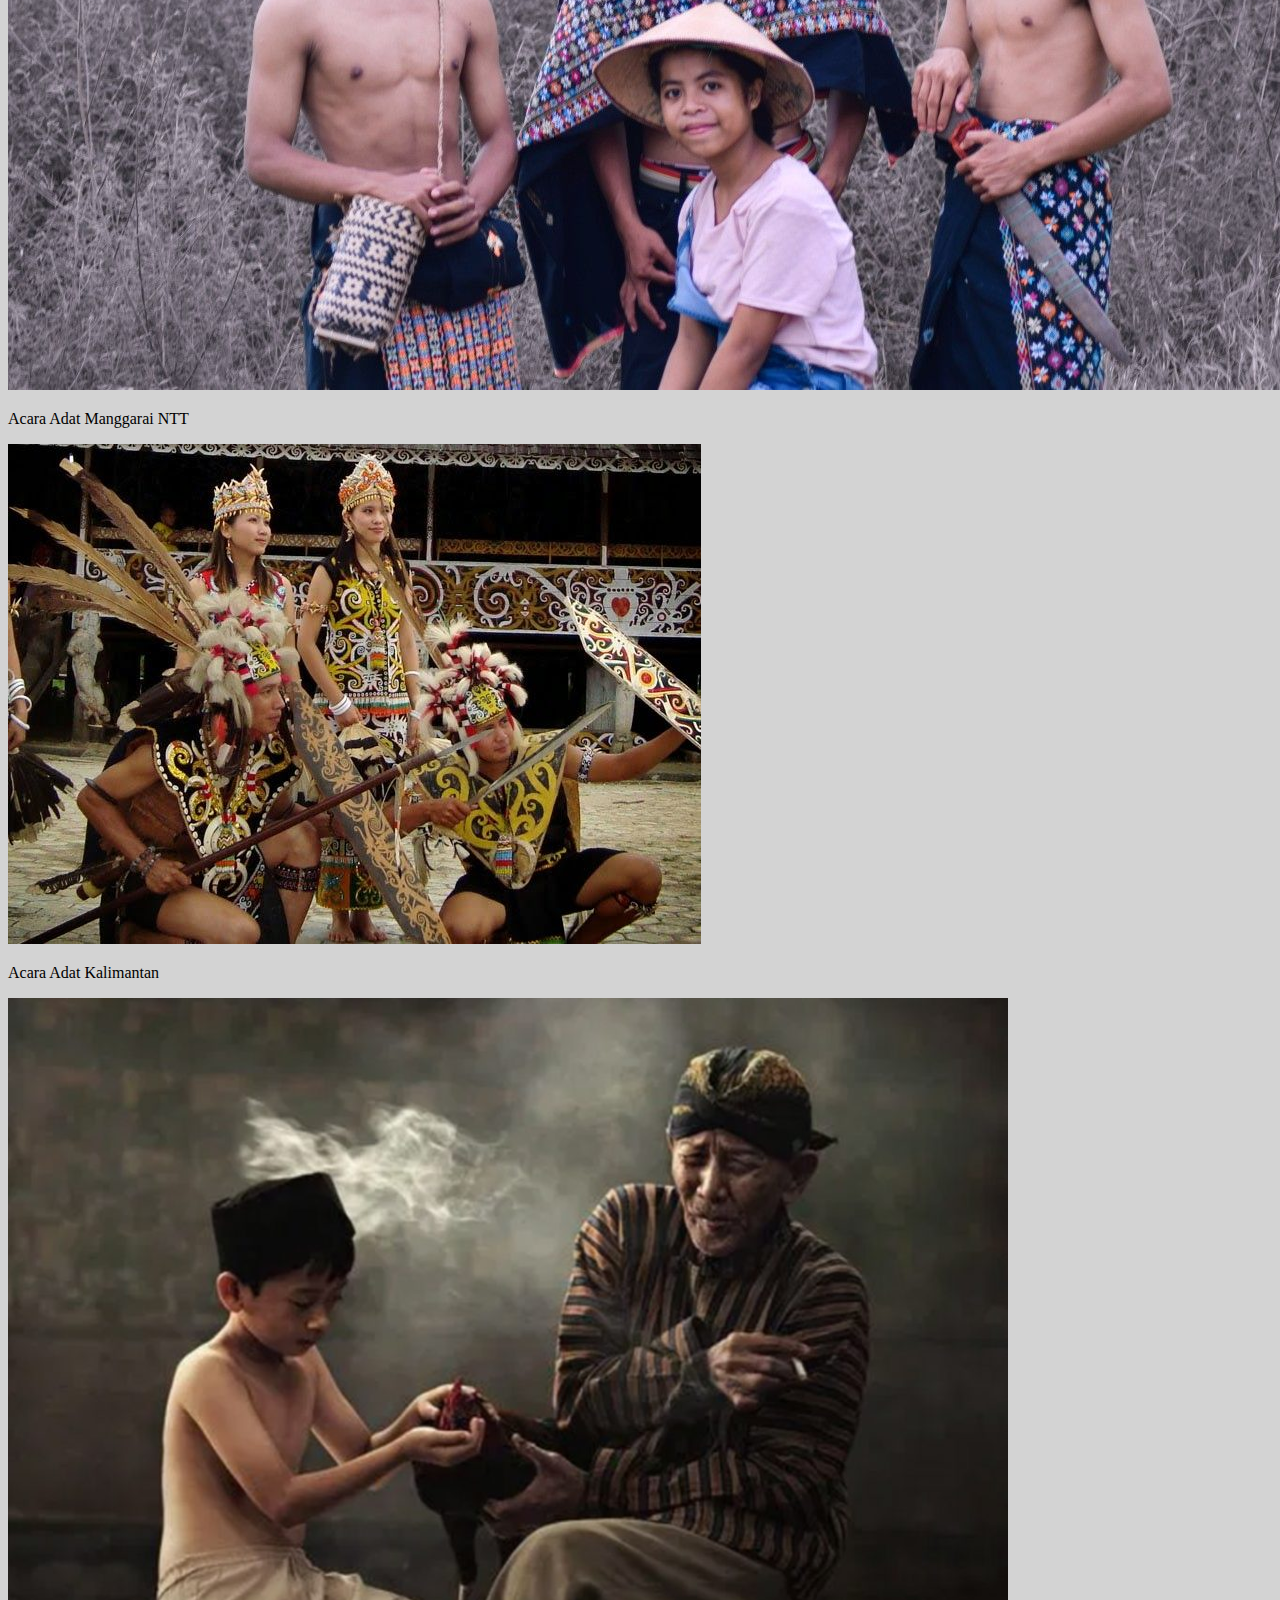
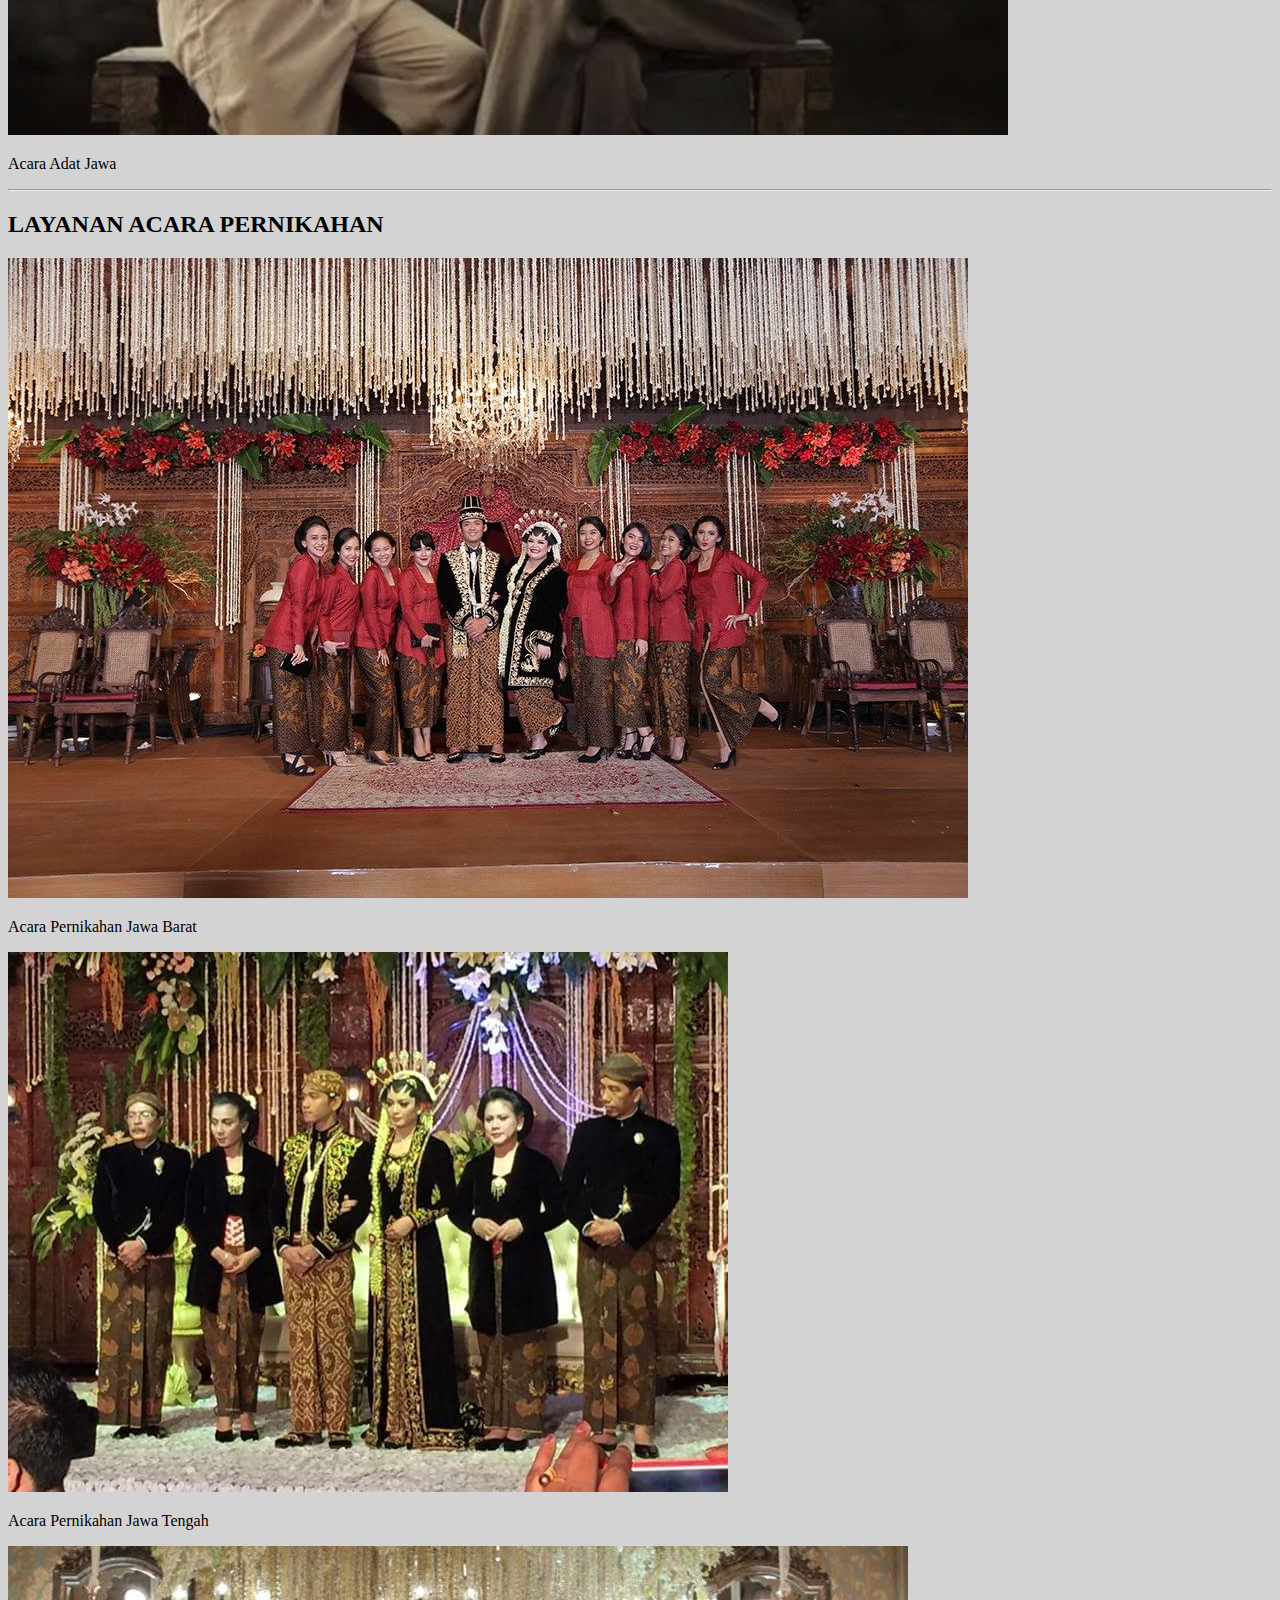
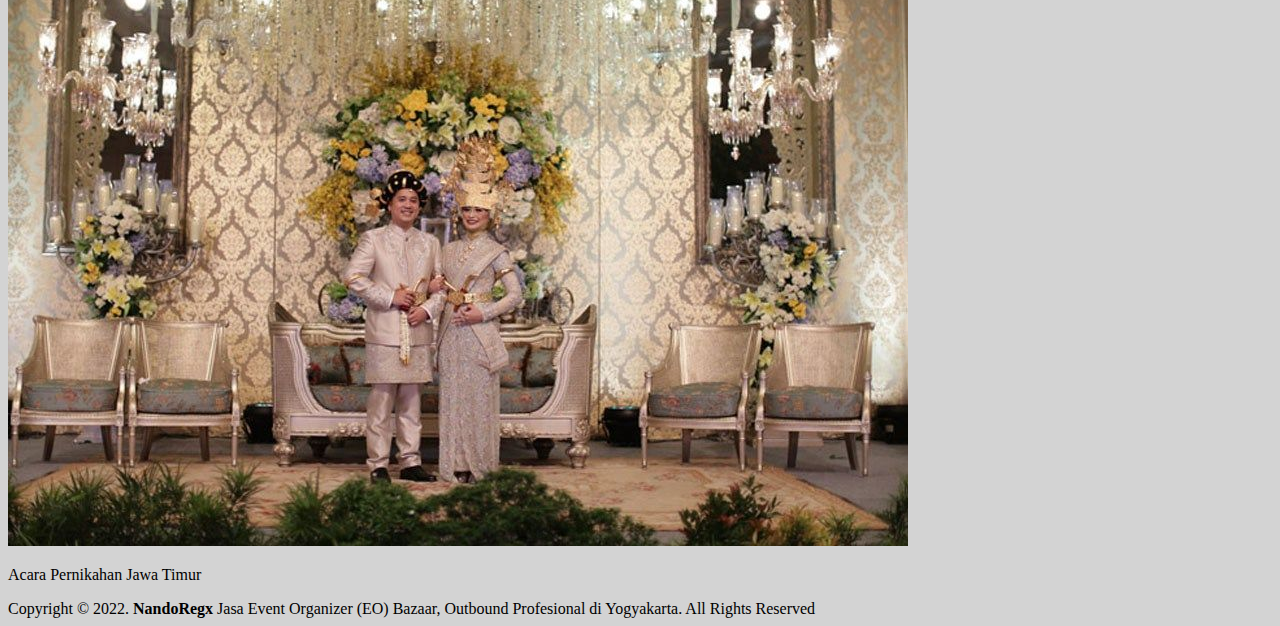
<file: layanan.html>
<!DOCTYPE html>
<html lang="en">
    <head>
        <meta charset="UTF-8">
        <meta http-equiv="X-UA-Compatible" content="IE=edge">
        <meta name="viewport" content="width=device-width, initial-scale=1.0">
        <title>Halaman Layanan</title>
        <link
            href="https://cdn.jsdelivr.net/npm/bootstrap@5.2.0-beta1/dist/css/bootstrap.min.css"
            rel="stylesheet"
            integrity="sha384-0evHe/X+R7YkIZDRvuzKMRqM+OrBnVFBL6DOitfPri4tjfHxaWutUpFmBp4vmVor"
            crossorigin="anonymous">
        <link rel="stylesheet" href="css/style.css">
    </head>
    <body>
        <!-- Navbar -->
        <nav class="navbar navbar-expand-lg navbar-dark bg-dark fixed-top">
            <div class="container">
                <a class="navbar-brand" href="index.html">NandoRegx</a>
                <button class="navbar-toggler" type="button"
                    data-bs-toggle="collapse"
                    data-bs-target="#navbarSupportedContent"
                    aria-controls="navbarSupportedContent" aria-expanded="false"
                    aria-label="Toggle navigation">
                    <span class="navbar-toggler-icon"></span>
                </button>
                <div class="collapse navbar-collapse"
                    id="navbarSupportedContent">
                    <ul class="navbar-nav me-auto mb-2 mb-lg-0">
                        <li class="nav-item">
                            <a class="nav-link" aria-current="page"
                                href="index.html">Beranda</a>
                        </li>
                        <li class="nav-item">
                            <a class="nav-link active" href="layanan.html">Layanan</a>
                        </li>
                        <li class="nav-item">
                            <a class="nav-link" href="acara.html">Acara</a>
                        </li>
                        <li class="nav-item">
                            <a class="nav-link" href="tentang_kami.html">Tentang
                                Kami</a>
                        </li>
                        <li class="nav-item">
                            <a class="nav-link" href="kontak.html">Kontak</a>
                        </li>
                    </ul>
                    <form class="d-flex" role="search">
                        <input class="form-control me-2" type="search"
                            placeholder="Pencarian" aria-label="Pencarian">
                        <button class="btn btn-outline-light" type="submit">Cari</button>
                    </form>
                </div>
            </div>
        </nav>
        <!-- End Navbar -->

        <!-- Carousel -->
        <div id="carouselExampleCaptions" class="carousel slide"
            data-bs-ride="false">
            <div class="carousel-inner">
                <div class="carousel-item active">
                    <img src="img/carousel-layanan.jpg" class="d-block w-100"
                        alt="Layanan Kami">
                    <div class="carousel-caption d-none d-md-block">
                        <h5>Layanan Kami</h5>
                        <p>One moment for everlasting memories, we are
                            understanding the vision of entertainment which lies
                            on good experiences and enchanting moments that can
                            creates an unforgettable events people attend. Our
                            services can create several online event ideas or
                            offline event performances</p>
                    </div>
                </div>
            </div>
        </div>
        <!-- End Carousel -->

        <!-- Card -->
        <div>
            <h2 class="text-center mt-5 fw-bold">LAYANAN ACARA ADAT</h2>
            <div class="d-flex justify-content-center">
                <div class="card me-5 mt-5 mb-5" style="width: 18rem;">
                    <img src="img/acara-adat-budaya-manggari.jpg"
                        class="card-img-top"
                        alt="Acara Adat">
                    <div class="card-body">
                        <p class="card-text">Acara Adat Manggarai NTT</p>
                    </div>
                </div>
                <div class="card ms-5 me-5 mt-5 mb-5" style="width: 18rem;">
                    <img src="img/acara-adat-layanan-2.jpg" class="card-img-top"
                        alt="Acara Adat">
                    <div class="card-body">
                        <p class="card-text">Acara Adat Kalimantan</p>
                    </div>
                </div>
                <div class="card ms-5 mt-5 mb-5" style="width: 18rem;">
                    <img src="img/acara-adat-layanan-3.png" class="card-img-top"
                        alt="Acara Adat">
                    <div class="card-body">
                        <p class="card-text">Acara Adat Jawa</p>
                    </div>
                </div>
            </div>
            <hr>
            <h2 class="text-center mt-5 fw-bold">LAYANAN ACARA PERNIKAHAN</h2>
            <div class="d-flex justify-content-center">
                <div class="card me-5 mt-5 mb-5" style="width: 18rem;">
                    <img src="img/acara-nikah-1.jpg" class="card-img-top"
                        alt="Acara Pernikahan">
                    <div class="card-body">
                        <p class="card-text">Acara Pernikahan Jawa Barat</p>
                    </div>
                </div>
                <div class="card ms-5 me-5 mt-5 mb-5" style="width: 18rem;">
                    <img src="img/acara-nikah-2.jpg" class="card-img-top"
                        alt="Acara Pernikahan">
                    <div class="card-body">
                        <p class="card-text">Acara Pernikahan Jawa Tengah</p>
                    </div>
                </div>
                <div class="card ms-5 mt-5 mb-5" style="width: 18rem;">
                    <img src="img/acara-nikah-3.jpg" class="card-img-top"
                        alt="Acara Pernikahan">
                    <div class="card-body">
                        <p class="card-text">Acara Pernikahan Jawa Timur</p>
                    </div>
                </div>
            </div>
        </div>
        <!-- End Card -->

        <!-- Footer -->
        <nav class="navbar bg-dark text-light">
            <div class="container-fluid">
                <span>
                    Copyright © 2022. <strong>NandoRegx</strong> Jasa Event
                    Organizer (EO) Bazaar, Outbound Profesional di Yogyakarta. All
                    Rights Reserved
                </span>
            </div>
        </nav>
        <!-- End Footer -->

        <script
            src="https://cdn.jsdelivr.net/npm/bootstrap@5.2.0-beta1/dist/js/bootstrap.bundle.min.js"
            integrity="sha384-pprn3073KE6tl6bjs2QrFaJGz5/SUsLqktiwsUTF55Jfv3qYSDhgCecCxMW52nD2"
            crossorigin="anonymous"></script>
    </body>
</html>
</file>
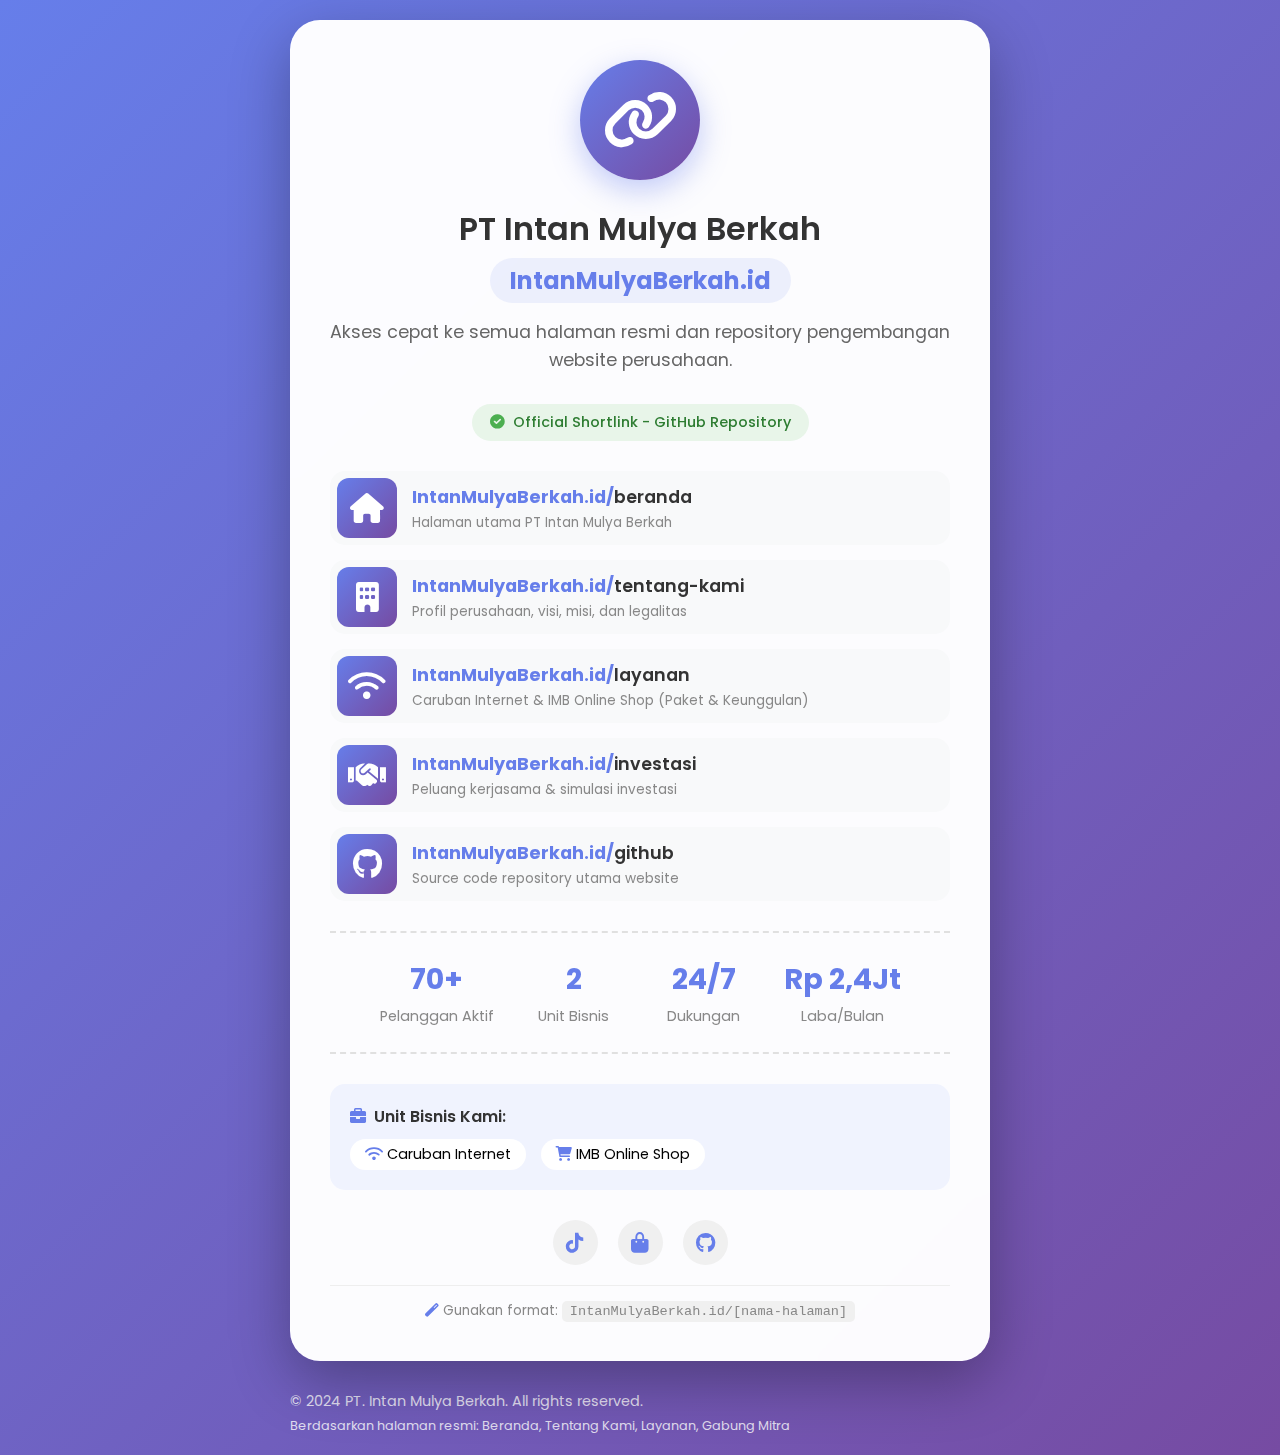
<file: shortlink.html>
<!DOCTYPE html>
<html lang="id">
<head>
    <meta charset="UTF-8">
    <meta name="viewport" content="width=device-width, initial-scale=1.0">
    <title>Shortlink - Intan Mulya Berkah</title>
    <link href="https://fonts.googleapis.com/css2?family=Poppins:wght@300;400;500;600;700&display=swap" rel="stylesheet">
    <link rel="stylesheet" href="https://cdnjs.cloudflare.com/ajax/libs/font-awesome/6.0.0/css/all.min.css">
    <style>
        * {
            margin: 0;
            padding: 0;
            box-sizing: border-box;
        }

        body {
            font-family: 'Poppins', sans-serif;
            background: linear-gradient(135deg, #667eea 0%, #764ba2 100%);
            min-height: 100vh;
            display: flex;
            align-items: center;
            justify-content: center;
            padding: 20px;
        }

        .container {
            max-width: 700px;
            width: 100%;
        }

        .card {
            background: rgba(255, 255, 255, 0.98);
            backdrop-filter: blur(10px);
            border-radius: 30px;
            padding: 40px;
            box-shadow: 0 20px 60px rgba(0, 0, 0, 0.3);
            text-align: center;
            animation: slideUp 0.6s ease-out;
        }

        @keyframes slideUp {
            from {
                opacity: 0;
                transform: translateY(30px);
            }
            to {
                opacity: 1;
                transform: translateY(0);
            }
        }

        .logo {
            width: 120px;
            height: 120px;
            background: linear-gradient(135deg, #667eea 0%, #764ba2 100%);
            border-radius: 50%;
            display: flex;
            align-items: center;
            justify-content: center;
            margin: 0 auto 25px;
            box-shadow: 0 10px 30px rgba(102, 126, 234, 0.4);
        }

        .logo i {
            font-size: 60px;
            color: white;
        }

        h1 {
            color: #333;
            font-size: 2em;
            margin-bottom: 5px;
            font-weight: 600;
        }

        .domain {
            color: #667eea;
            font-size: 1.5em;
            font-weight: 700;
            margin-bottom: 15px;
            display: inline-block;
            padding: 5px 20px;
            background: rgba(102, 126, 234, 0.1);
            border-radius: 50px;
        }

        .subtitle {
            color: #666;
            margin-bottom: 30px;
            font-size: 1.1em;
            line-height: 1.6;
        }

        .badge {
            background: #e8f5e9;
            color: #2e7d32;
            padding: 8px 18px;
            border-radius: 50px;
            font-size: 0.9em;
            font-weight: 500;
            display: inline-block;
            margin-bottom: 30px;
        }
        .badge i {
            color: #4caf50;
            margin-right: 5px;
        }

        .shortlink-grid {
            display: flex;
            flex-direction: column;
            gap: 15px;
            margin-bottom: 30px;
        }

        .shortlink-item {
            display: flex;
            align-items: center;
            background: #f8f9fa;
            border-radius: 15px;
            padding: 5px;
            border: 2px solid transparent;
            transition: all 0.3s ease;
            text-decoration: none;
            color: inherit;
            text-align: left;
        }

        .shortlink-item:hover {
            border-color: #667eea;
            transform: translateX(10px);
            box-shadow: 0 5px 20px rgba(102, 126, 234, 0.2);
        }

        .shortlink-icon {
            width: 60px;
            height: 60px;
            background: linear-gradient(135deg, #667eea 0%, #764ba2 100%);
            border-radius: 12px;
            display: flex;
            align-items: center;
            justify-content: center;
            margin-right: 15px;
            flex-shrink: 0;
        }

        .shortlink-icon i {
            font-size: 30px;
            color: white;
        }

        .shortlink-info {
            flex: 1;
        }

        .shortlink-path {
            font-weight: 600;
            color: #333;
            font-size: 1.1em;
            margin-bottom: 3px;
        }

        .shortlink-path span {
            color: #667eea;
            font-weight: 700;
        }

        .shortlink-desc {
            color: #888;
            font-size: 0.85em;
        }

        .shortlink-arrow {
            margin-right: 20px;
            color: #667eea;
            opacity: 0;
            transition: opacity 0.3s;
        }

        .shortlink-item:hover .shortlink-arrow {
            opacity: 1;
        }

        .stats {
            display: flex;
            justify-content: center;
            gap: 30px;
            margin: 30px 0;
            padding: 25px 0;
            border-top: 2px dashed #e0e0e0;
            border-bottom: 2px dashed #e0e0e0;
            flex-wrap: wrap;
        }

        .stat-item {
            text-align: center;
            min-width: 100px;
        }

        .stat-value {
            font-size: 1.8em;
            font-weight: 700;
            color: #667eea;
        }

        .stat-label {
            color: #888;
            font-size: 0.9em;
            margin-top: 5px;
        }

        .social-links {
            display: flex;
            justify-content: center;
            gap: 20px;
            margin-top: 30px;
            flex-wrap: wrap;
        }

        .social-link {
            width: 45px;
            height: 45px;
            background: #f0f0f0;
            border-radius: 50%;
            display: flex;
            align-items: center;
            justify-content: center;
            color: #667eea;
            text-decoration: none;
            font-size: 20px;
            transition: all 0.3s;
        }

        .social-link:hover {
            background: #667eea;
            color: white;
            transform: translateY(-3px);
        }

        .footer {
            margin-top: 30px;
            color: rgba(255, 255, 255, 0.8);
            font-size: 0.9em;
        }

        .footer a {
            color: white;
            text-decoration: none;
            font-weight: 500;
        }

        .footer a:hover {
            text-decoration: underline;
        }

        @media (max-width: 480px) {
            .card {
                padding: 25px;
            }
            .shortlink-item {
                flex-wrap: wrap;
            }
            .shortlink-arrow {
                display: none;
            }
            .stats {
                gap: 15px;
            }
        }
    </style>
</head>
<body>
    <div class="container">
        <div class="card">
            <!-- Logo -->
            <div class="logo">
                <i class="fas fa-link"></i>
            </div>

            <!-- Title -->
            <h1>PT Intan Mulya Berkah</h1>
            <div class="domain">IntanMulyaBerkah.id</div>
            <p class="subtitle">Akses cepat ke semua halaman resmi dan repository pengembangan website perusahaan.</p>

            <!-- Official Badge -->
            <div class="badge">
                <i class="fas fa-check-circle"></i> Official Shortlink - GitHub Repository
            </div>

            <!-- Shortlink Grid - Sesuai dengan struktur website -->
            <div class="shortlink-grid">
                <!-- Halaman Utama -->
                <a href="https://shasanudin.github.io/Intan_Mulya_Berkah/index.html" target="_blank" rel="noopener noreferrer" class="shortlink-item">
                    <div class="shortlink-icon">
                        <i class="fas fa-home"></i>
                    </div>
                    <div class="shortlink-info">
                        <div class="shortlink-path"><span>IntanMulyaBerkah.id/</span>beranda</div>
                        <div class="shortlink-desc">Halaman utama PT Intan Mulya Berkah</div>
                    </div>
                    <div class="shortlink-arrow">
                        <i class="fas fa-arrow-right"></i>
                    </div>
                </a>

                <!-- Tentang Kami -->
                <a href="https://shasanudin.github.io/Intan_Mulya_Berkah/tentang_kami.html" target="_blank" rel="noopener noreferrer" class="shortlink-item">
                    <div class="shortlink-icon">
                        <i class="fas fa-building"></i>
                    </div>
                    <div class="shortlink-info">
                        <div class="shortlink-path"><span>IntanMulyaBerkah.id/</span>tentang-kami</div>
                        <div class="shortlink-desc">Profil perusahaan, visi, misi, dan legalitas</div>
                    </div>
                    <div class="shortlink-arrow">
                        <i class="fas fa-arrow-right"></i>
                    </div>
                </a>

                <!-- Layanan / Unit Bisnis -->
                <a href="https://shasanudin.github.io/Intan_Mulya_Berkah/layanan.html" target="_blank" rel="noopener noreferrer" class="shortlink-item">
                    <div class="shortlink-icon">
                        <i class="fas fa-wifi"></i>
                    </div>
                    <div class="shortlink-info">
                        <div class="shortlink-path"><span>IntanMulyaBerkah.id/</span>layanan</div>
                        <div class="shortlink-desc">Caruban Internet & IMB Online Shop (Paket & Keunggulan)</div>
                    </div>
                    <div class="shortlink-arrow">
                        <i class="fas fa-arrow-right"></i>
                    </div>
                </a>

                <!-- Gabung Mitra / Investasi -->
                <a href="https://shasanudin.github.io/Intan_Mulya_Berkah/gabung_mitra.html" target="_blank" rel="noopener noreferrer" class="shortlink-item">
                    <div class="shortlink-icon">
                        <i class="fas fa-handshake"></i>
                    </div>
                    <div class="shortlink-info">
                        <div class="shortlink-path"><span>IntanMulyaBerkah.id/</span>investasi</div>
                        <div class="shortlink-desc">Peluang kerjasama & simulasi investasi</div>
                    </div>
                    <div class="shortlink-arrow">
                        <i class="fas fa-arrow-right"></i>
                    </div>
                </a>

                <!-- Repository GitHub Utama -->
                <a href="https://github.com/shasanudin/Intan_Mulya_Berkah" target="_blank" rel="noopener noreferrer" class="shortlink-item">
                    <div class="shortlink-icon">
                        <i class="fab fa-github"></i>
                    </div>
                    <div class="shortlink-info">
                        <div class="shortlink-path"><span>IntanMulyaBerkah.id/</span>github</div>
                        <div class="shortlink-desc">Source code repository utama website</div>
                    </div>
                    <div class="shortlink-arrow">
                        <i class="fas fa-arrow-right"></i>
                    </div>
                </a>
            </div>

            <!-- Statistik Singkat dari Website -->
            <div class="stats">
                <div class="stat-item">
                    <div class="stat-value">70+</div>
                    <div class="stat-label">Pelanggan Aktif</div>
                </div>
                <div class="stat-item">
                    <div class="stat-value">2</div>
                    <div class="stat-label">Unit Bisnis</div>
                </div>
                <div class="stat-item">
                    <div class="stat-value">24/7</div>
                    <div class="stat-label">Dukungan</div>
                </div>
                <div class="stat-item">
                    <div class="stat-value">Rp 2,4Jt</div>
                    <div class="stat-label">Laba/Bulan</div>
                </div>
            </div>

            <!-- Informasi Unit Bisnis -->
            <div style="background: #f0f3fe; border-radius: 15px; padding: 20px; margin: 20px 0; text-align: left;">
                <p style="color: #333; font-weight: 600; margin-bottom: 10px;">
                    <i class="fas fa-briefcase" style="color: #667eea; margin-right: 8px;"></i>Unit Bisnis Kami:
                </p>
                <div style="display: flex; gap: 15px; flex-wrap: wrap;">
                    <span style="background: white; padding: 5px 15px; border-radius: 20px; font-size: 0.9rem;">
                        <i class="fas fa-wifi" style="color: #667eea;"></i> Caruban Internet
                    </span>
                    <span style="background: white; padding: 5px 15px; border-radius: 20px; font-size: 0.9rem;">
                        <i class="fas fa-shopping-cart" style="color: #667eea;"></i> IMB Online Shop
                    </span>
                </div>
            </div>

            <!-- Social Links (sesuai dengan halaman layanan) -->
            <div class="social-links">
                <a href="https://www.tiktok.com/@intan.mulya.berka" target="_blank" rel="noopener noreferrer" class="social-link" title="TikTok">
                    <i class="fab fa-tiktok"></i>
                </a>
                <a href="https://www.tokopedia.com/intanmulya" target="_blank" rel="noopener noreferrer" class="social-link" title="Tokopedia">
                    <i class="fas fa-shopping-bag"></i>
                </a>
                <a href="https://github.com/shasanudin/Intan_Mulya_Berkah" target="_blank" rel="noopener noreferrer" class="social-link" title="GitHub">
                    <i class="fab fa-github"></i>
                </a>
            </div>

            <!-- Custom Shortlink Info -->
            <p style="color: #888; font-size: 0.85rem; margin-top: 20px; padding-top: 15px; border-top: 1px solid #eee;">
                <i class="fas fa-magic" style="color: #667eea;"></i> 
                Gunakan format: <code style="background: #f0f0f0; padding: 3px 8px; border-radius: 5px;">IntanMulyaBerkah.id/[nama-halaman]</code>
            </p>
        </div>

        <!-- Footer -->
        <div class="footer">
            <p>© 2024 PT. Intan Mulya Berkah. All rights reserved.</p>
            <p style="margin-top: 5px; font-size: 0.8rem;">
                Berdasarkan halaman resmi: Beranda, Tentang Kami, Layanan, Gabung Mitra
            </p>
        </div>
    </div>

    <!-- JavaScript untuk animasi -->
    <script>
        // Animasi muncul untuk setiap item shortlink
        document.addEventListener('DOMContentLoaded', function() {
            const items = document.querySelectorAll('.shortlink-item');
            items.forEach((item, index) => {
                item.style.opacity = '0';
                item.style.transform = 'translateY(20px)';
                item.style.transition = `all 0.5s ease ${index * 0.1}s`;
                
                setTimeout(() => {
                    item.style.opacity = '1';
                    item.style.transform = 'translateY(0)';
                }, 100);
            });
        });

        // Tracking klik (dapat diintegrasikan dengan Google Analytics nanti)
        document.querySelectorAll('.shortlink-item').forEach(item => {
            item.addEventListener('click', function(e) {
                const path = this.querySelector('.shortlink-path span').textContent;
                console.log('Mengalihkan ke:', path + this.querySelector('.shortlink-path').innerText.split('/')[1]);
                // Anda bisa menambahkan fungsi tracking di sini
            });
        });
    </script>
</body>
</html>
</file>
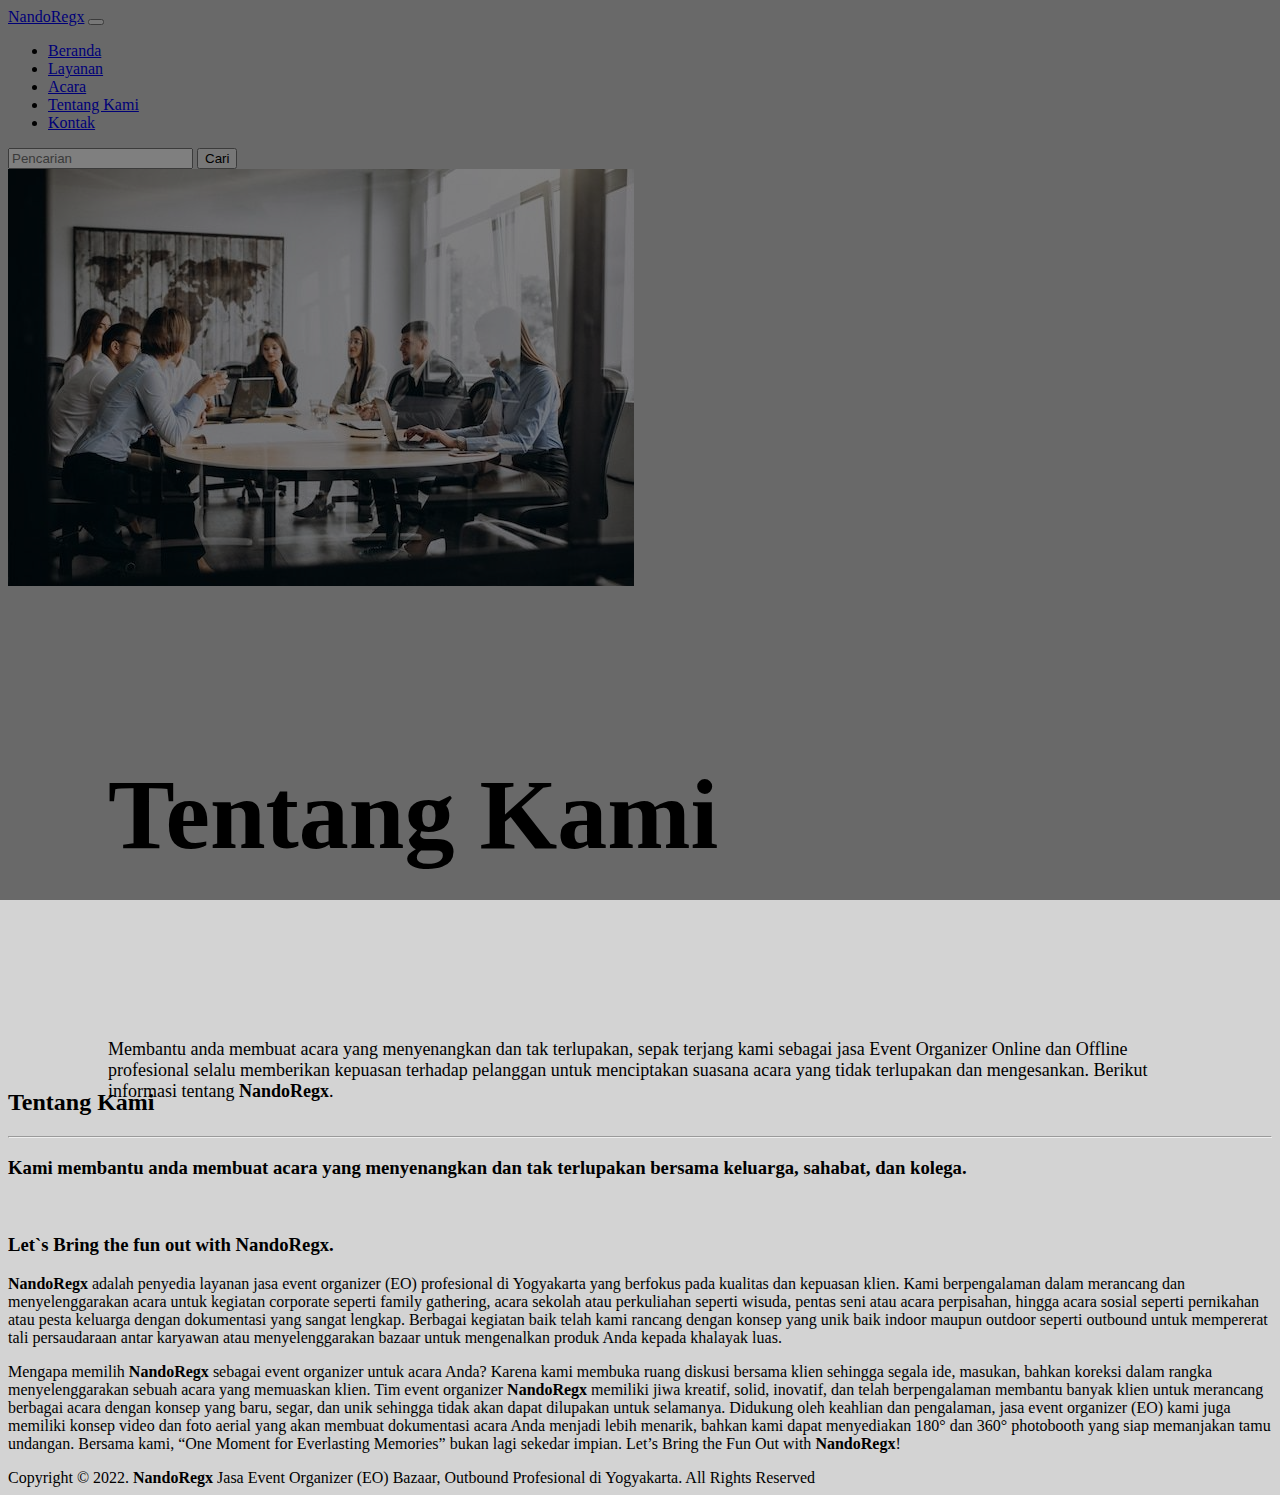
<file: tentang_kami.html>
<!DOCTYPE html>
<html lang="en">
    <head>
        <meta charset="UTF-8">
        <meta http-equiv="X-UA-Compatible" content="IE=edge">
        <meta name="viewport" content="width=device-width, initial-scale=1.0">
        <title>Halaman Tentang Kami</title>
        <link
            href="https://cdn.jsdelivr.net/npm/bootstrap@5.2.0-beta1/dist/css/bootstrap.min.css"
            rel="stylesheet"
            integrity="sha384-0evHe/X+R7YkIZDRvuzKMRqM+OrBnVFBL6DOitfPri4tjfHxaWutUpFmBp4vmVor"
            crossorigin="anonymous">
        <link rel="stylesheet" href="css/style.css">
    </head>
    <body>
        <!-- Navbar -->
        <nav class="navbar navbar-expand-lg navbar-dark bg-dark fixed-top">
            <div class="container">
                <a class="navbar-brand" href="index.html">NandoRegx</a>
                <button class="navbar-toggler" type="button"
                    data-bs-toggle="collapse"
                    data-bs-target="#navbarSupportedContent"
                    aria-controls="navbarSupportedContent" aria-expanded="false"
                    aria-label="Toggle navigation">
                    <span class="navbar-toggler-icon"></span>
                </button>
                <div class="collapse navbar-collapse"
                    id="navbarSupportedContent">
                    <ul class="navbar-nav me-auto mb-2 mb-lg-0">
                        <li class="nav-item">
                            <a class="nav-link" aria-current="page"
                                href="index.html">Beranda</a>
                        </li>
                        <li class="nav-item">
                            <a class="nav-link" href="layanan.html">Layanan</a>
                        </li>
                        <li class="nav-item">
                            <a class="nav-link" href="acara.html">Acara</a>
                        </li>
                        <li class="nav-item">
                            <a class="nav-link active" href="tentang_kami.html">Tentang
                                Kami</a>
                        </li>
                        <li class="nav-item">
                            <a class="nav-link" href="kontak.html">Kontak</a>
                        </li>
                    </ul>
                    <form class="d-flex" role="search">
                        <input class="form-control me-2" type="search"
                            placeholder="Pencarian" aria-label="Pencarian">
                        <button class="btn btn-outline-light" type="submit">Cari</button>
                    </form>
                </div>
            </div>
        </nav>
        <!-- End Navbar -->

        <!-- Carousel -->
        <div id="carouselExampleCaptions" class="carousel slide"
            data-bs-ride="false">
            <div class="carousel-inner">
                <div class="carousel-item active">
                    <img src="img/carousel-tentangkami.jpg" class="d-block
                        w-100"
                        alt="Tentang Kami">
                    <div class="carousel-caption d-none d-md-block">
                        <h5>Tentang Kami</h5>
                        <p>Membantu anda membuat acara yang menyenangkan dan tak
                            terlupakan, sepak terjang kami sebagai jasa Event
                            Organizer Online dan Offline profesional selalu
                            memberikan kepuasan terhadap pelanggan untuk
                            menciptakan suasana acara yang tidak terlupakan dan
                            mengesankan. Berikut informasi tentang <strong>NandoRegx</strong>.</p>
                    </div>
                </div>
            </div>
        </div>
        <!-- End Carousel -->

        <!-- Tentang Kami -->
        <div class="container justify-content-center pt-5 pb-5">
            <div class="row mb-4">
                <h2 class="text-center fw-bold">Tentang Kami</h2>
            </div>
            <hr>
            <div class="row">
                <div class="col">
                    <h3>Kami membantu anda membuat acara yang menyenangkan dan
                        tak terlupakan bersama keluarga, sahabat, dan kolega.
                    </h3>
                    <br>
                    <h3>Let`s Bring the fun out with <strong>NandoRegx</strong>.</h3>
                </div>
                <div class="col">
                    <p><strong>NandoRegx</strong> adalah penyedia layanan jasa event organizer (EO)
                        profesional di Yogyakarta yang berfokus pada kualitas dan
                        kepuasan klien. Kami berpengalaman dalam merancang dan
                        menyelenggarakan acara untuk kegiatan corporate seperti
                        family gathering, acara sekolah atau perkuliahan seperti
                        wisuda, pentas seni atau acara perpisahan, hingga acara
                        sosial seperti pernikahan atau pesta keluarga dengan
                        dokumentasi yang sangat lengkap. Berbagai kegiatan baik
                        telah kami rancang dengan konsep yang unik baik indoor
                        maupun outdoor seperti outbound untuk mempererat tali
                        persaudaraan antar karyawan atau menyelenggarakan bazaar
                        untuk mengenalkan produk Anda kepada khalayak luas.</p>
                    <p>Mengapa memilih <strong>NandoRegx</strong> sebagai event organizer untuk
                        acara Anda? Karena kami membuka ruang diskusi bersama
                        klien sehingga segala ide, masukan, bahkan koreksi dalam
                        rangka menyelenggarakan sebuah acara yang memuaskan
                        klien. Tim event organizer <strong>NandoRegx</strong> memiliki jiwa kreatif,
                        solid, inovatif, dan telah berpengalaman membantu banyak
                        klien untuk merancang berbagai acara dengan konsep yang
                        baru, segar, dan unik sehingga tidak akan dapat
                        dilupakan untuk selamanya. Didukung oleh keahlian dan
                        pengalaman, jasa event organizer (EO) kami juga memiliki
                        konsep video dan foto aerial yang akan membuat
                        dokumentasi acara Anda menjadi lebih menarik, bahkan
                        kami dapat menyediakan 180° dan 360° photobooth yang
                        siap memanjakan tamu undangan. Bersama kami, “One Moment
                        for Everlasting Memories” bukan lagi sekedar impian.
                        Let’s Bring the Fun Out with <strong>NandoRegx</strong>!</p>
                </div>
            </div>
        </div>
        <!-- End Tentang Kami -->

        <!-- Footer -->
        <nav class="navbar bg-dark text-light">
            <div class="container-fluid">
                <span>
                    Copyright © 2022. <strong>NandoRegx</strong> Jasa Event
                    Organizer (EO) Bazaar, Outbound Profesional di Yogyakarta. All
                    Rights Reserved
                </span>
            </div>
        </nav>
        <!-- End Footer -->

        <script
            src="https://cdn.jsdelivr.net/npm/bootstrap@5.2.0-beta1/dist/js/bootstrap.bundle.min.js"
            integrity="sha384-pprn3073KE6tl6bjs2QrFaJGz5/SUsLqktiwsUTF55Jfv3qYSDhgCecCxMW52nD2"
            crossorigin="anonymous"></script>
    </body>
</html>
</file>
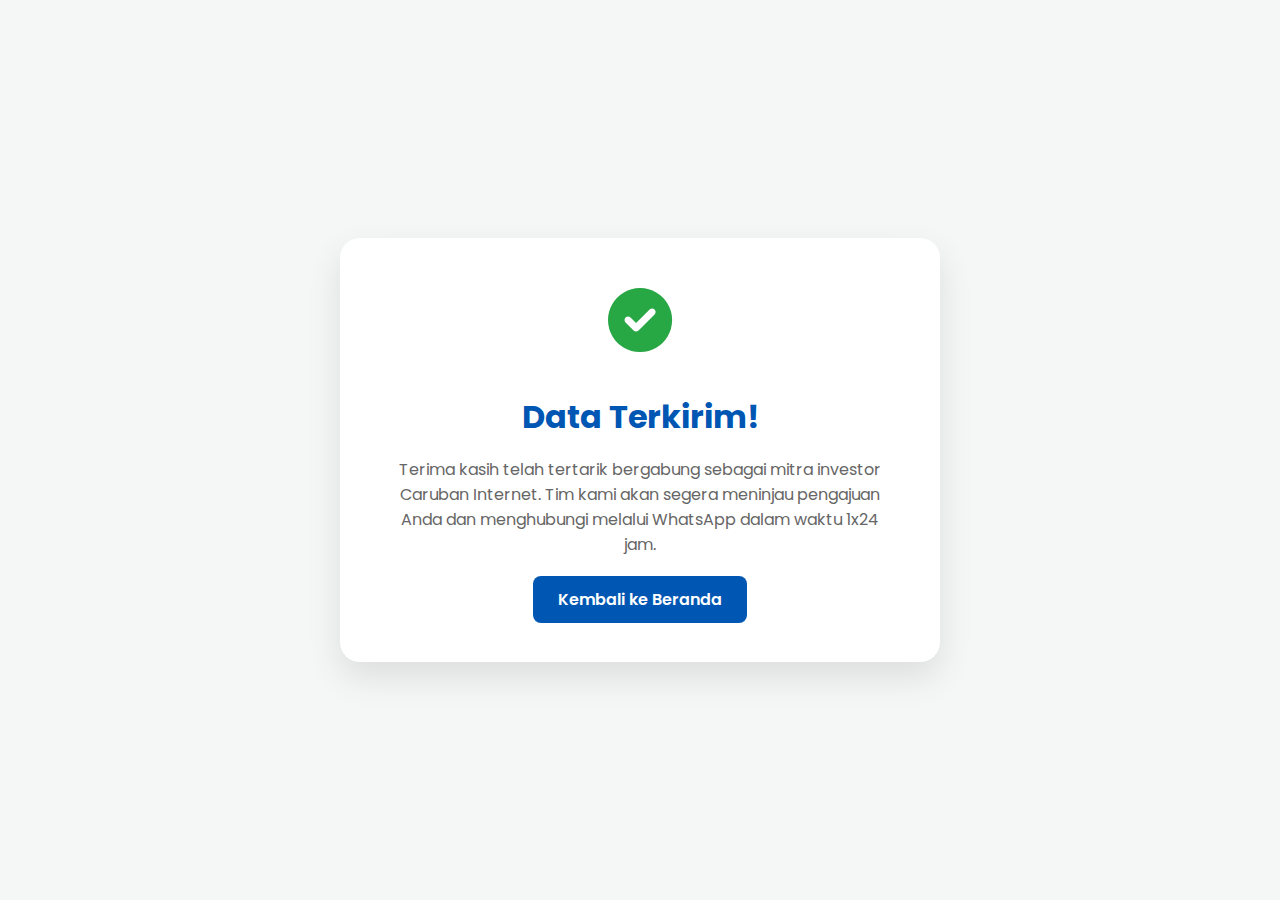
<file: terima_kasih.html>
<!DOCTYPE html>
<html lang="id">
<head>
    <meta charset="UTF-8">
    <meta name="viewport" content="width=device-width, initial-scale=1.0">
    <title>Terima Kasih - PT Intan Mulya Berkah</title>
    <link href="https://fonts.googleapis.com/css2?family=Poppins:wght@300;400;600;700&display=swap" rel="stylesheet">
    <link rel="stylesheet" href="https://cdnjs.cloudflare.com/ajax/libs/font-awesome/6.0.0/css/all.min.css">
    <style>
        :root {
            --primary: #0056b3;
            --secondary: #00a8e8;
            --success: #28a745;
            --dark: #333;
            --light: #f4f7f6;
        }
        body {
            font-family: 'Poppins', sans-serif;
            background-color: var(--light);
            display: flex;
            justify-content: center;
            align-items: center;
            height: 100vh;
            margin: 0;
            text-align: center;
        }
        .message-card {
            background: white;
            padding: 50px;
            border-radius: 20px;
            box-shadow: 0 15px 35px rgba(0,0,0,0.1);
            max-width: 500px;
            width: 90%;
        }
        .icon-check {
            font-size: 4rem;
            color: var(--success);
            margin-bottom: 20px;
        }
        h1 { color: var(--primary); margin-bottom: 10px; }
        p { color: #666; margin-bottom: 30px; }
        .btn-back {
            text-decoration: none;
            background: var(--primary);
            color: white;
            padding: 12px 25px;
            border-radius: 8px;
            font-weight: 600;
            transition: 0.3s;
        }
        .btn-back:hover { background: var(--secondary); }
    </style>
</head>
<body>

    <div class="message-card">
        <i class="fas fa-check-circle icon-check"></i>
        <h1>Data Terkirim!</h1>
        <p>Terima kasih telah tertarik bergabung sebagai mitra investor Caruban Internet. Tim kami akan segera meninjau pengajuan Anda dan menghubungi melalui WhatsApp dalam waktu 1x24 jam.</p>
        <a href="index.html" class="btn-back">Kembali ke Beranda</a>
    </div>

</body>
</html>
</file>
<file: css/style.css>
body {
    background-color: lightgray;
}

.carousel-item {
    height: 100vh;
    min-height: 30px;
    background: no-repeat scroll center scroll;
    -webkit-background-size: cover;
    background-size: cover;
}

.carousel-item::before {
    content: "";
    display: block;
    position: absolute;
    top: 0;
    left: 0;
    bottom: 0;
    right: 0;
    background: #000;
    opacity: 0.5;
}

.carousel-caption{
    bottom: 100px;
    padding-left: 100px;
    padding-right: 100px;
}

.carousel-caption h5{
    font-size: 100px;
    font-weight: 700;
}

.carousel-caption p{
    font-size: 18px;
    top: 2 rem;
}
</file>
<file: css/gabung_mitra.css>
:root {
            --primary: #0056b3;
            --secondary: #00a8e8;
            --success: #28a745;
            --dark: #333;
            --light: #f4f7f6;
            --white: #ffffff;
        }

        * { margin: 0; padding: 0; box-sizing: border-box; }
        body { font-family: 'Poppins', sans-serif; background-color: var(--light); color: var(--dark); line-height: 1.6; }

        /* Navigation */
        nav {
            background: var(--white);
            padding: 1rem 5%;
            display: flex;
            justify-content: space-between;
            align-items: center;
            box-shadow: 0 2px 10px rgba(0,0,0,0.1);
            position: sticky;
            top: 0;
            z-index: 1000;
        }
        .logo { font-size: 1.5rem; font-weight: 700; color: var(--primary); text-decoration: none; }
        .nav-links { display: flex; list-style: none; }
        .nav-links li { margin-left: 20px; }
        .nav-links a { text-decoration: none; color: var(--dark); font-weight: 500; }

        /* Hero Section */
        .hero-invest {
            background: linear-gradient(rgba(0,0,0,0.7), rgba(0,0,0,0.7)), url('https://images.unsplash.com/photo-1579532537598-459ecdaf39cc?auto=format&fit=crop&w=1350&q=80');
            background-size: cover;
            background-position: center;
            color: white;
            padding: 100px 5%;
            text-align: center;
        }

        .container { width: 90%; max-width: 1100px; margin: -50px auto 50px; }

        /* Main Card */
        .invest-card {
            background: white;
            padding: 40px;
            border-radius: 20px;
            box-shadow: 0 15px 35px rgba(0,0,0,0.1);
            margin-bottom: 40px;
        }

        h2.section-title { color: var(--primary); margin-bottom: 25px; text-align: center; font-size: 2rem; }
        
        /* Grid Stats */
        .stats-grid { display: grid; grid-template-columns: repeat(auto-fit, minmax(200px, 1fr)); gap: 20px; margin-bottom: 40px; }
        .stat-item { padding: 20px; background: #eef7ff; border-radius: 15px; text-align: center; }
        .stat-item h3 { color: var(--primary); font-size: 1.5rem; }
        .stat-item p { font-size: 0.9rem; color: #666; }

        /* Investment Simulation */
        .simulation-box { background: #f9f9f9; padding: 30px; border-radius: 15px; border: 1px dashed var(--primary); }
        .sim-grid { display: grid; grid-template-columns: repeat(auto-fit, minmax(250px, 1fr)); gap: 20px; margin-top: 20px; }
        .sim-card { background: white; padding: 20px; border-radius: 10px; box-shadow: 0 5px 15px rgba(0,0,0,0.05); }
        .sim-card h4 { color: var(--success); margin-bottom: 10px; }

        /* Call to Action Form */
        .join-form { margin-top: 40px; padding: 30px; background: var(--primary); color: white; border-radius: 15px; }
        .join-form input, .join-form select, .join-form button { 
            width: 100%; padding: 12px; margin-top: 10px; border-radius: 8px; border: none; font-family: inherit;
        }
        .join-form button { background: var(--secondary); color: white; font-weight: 700; cursor: pointer; transition: 0.3s; margin-top: 20px; }
        .join-form button:hover { background: #0086b8; }

        footer { background: #222; color: white; padding: 40px 5%; text-align: center; }

        @media (max-width: 768px) { .nav-links { display: none; } }
</file>
